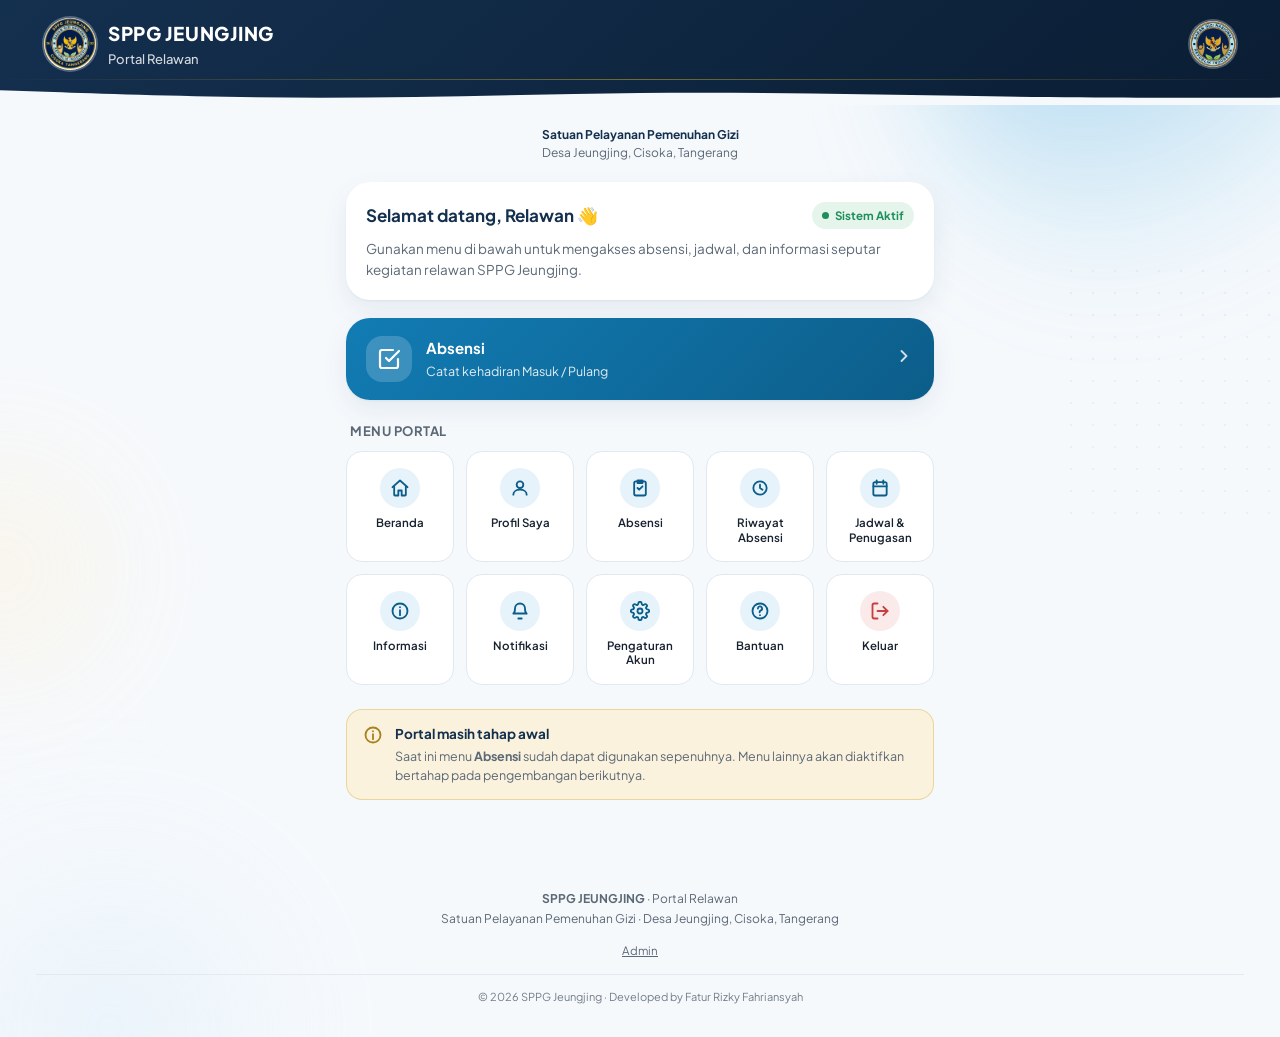
<file: index.html>
<!DOCTYPE html>
<html lang="id">
<head>
<meta charset="UTF-8">
<meta name="viewport" content="width=device-width, initial-scale=1.0, maximum-scale=1.0">
<title>SPPG Jeungjing — Portal Relawan</title>
<meta name="description" content="Portal Relawan SPPG Jeungjing — Satuan Pelayanan Pemenuhan Gizi, Desa Jeungjing, Cisoka, Tangerang">
<link rel="icon" href="assets/logo.png">
<link rel="preconnect" href="https://fonts.googleapis.com">
<link rel="preconnect" href="https://fonts.gstatic.com" crossorigin>
<link href="https://fonts.googleapis.com/css2?family=Plus+Jakarta+Sans:wght@400;500;600;700;800&display=swap" rel="stylesheet">
<link rel="stylesheet" href="style.css">
<link rel="stylesheet" href="portal.css">
</head>
<body>
<div class="page-shell">

  <!-- Latar dekoratif, sama seperti halaman lain -->
  <div class="bg-decor" aria-hidden="true">
    <div class="blob blob--sky-top"></div>
    <div class="blob blob--gold-left"></div>
    <div class="blob blob--sky-bottom"></div>
    <div class="dots"></div>
  </div>

  <header class="site-header">
    <div class="header-inner">
      <div class="header-brand">
        <img src="assets/logo.png" alt="Logo SPPG Jeungjing" class="header-logo">
        <div class="header-text">
          <h1>SPPG JEUNGJING</h1>
          <p>Portal Relawan</p>
        </div>
      </div>
      <img src="assets/logo-bgn.png" alt="Logo Badan Gizi Nasional" class="header-logo header-logo--bgn">
    </div>
  </header>

  <main class="portal-main">

    <p class="portal-identity"><strong>Satuan Pelayanan Pemenuhan Gizi</strong><br>Desa Jeungjing, Cisoka, Tangerang</p>

    <section class="portal-greeting">
      <div class="portal-greeting-top">
        <h2>Selamat datang, Relawan 👋</h2>
        <span class="portal-status-pill">Sistem Aktif</span>
      </div>
      <p>Gunakan menu di bawah untuk mengakses absensi, jadwal, dan informasi seputar kegiatan relawan SPPG Jeungjing.</p>
    </section>

    <a href="absensi.html" class="portal-quick-action">
      <span class="portal-quick-action-icon">
        <svg viewBox="0 0 24 24" fill="none" stroke="currentColor" stroke-width="2.2" stroke-linecap="round" stroke-linejoin="round"><path d="M9 11l3 3L22 4"/><path d="M21 12v7a2 2 0 0 1-2 2H5a2 2 0 0 1-2-2V5a2 2 0 0 1 2-2h11"/></svg>
      </span>
      <span class="portal-quick-action-text">
        <h3>Absensi</h3>
        <p>Catat kehadiran Masuk / Pulang</p>
      </span>
      <span class="portal-quick-action-arrow" aria-hidden="true">
        <svg width="20" height="20" viewBox="0 0 24 24" fill="none" stroke="currentColor" stroke-width="2.2" stroke-linecap="round" stroke-linejoin="round"><path d="M9 6l6 6-6 6"/></svg>
      </span>
    </a>

    <p class="portal-section-title">Menu Portal</p>
    <nav class="portal-menu-grid" aria-label="Menu Portal Relawan">

      <a href="index.html" class="portal-menu-item">
        <span class="portal-menu-item-icon"><svg viewBox="0 0 24 24" fill="none" stroke="currentColor" stroke-width="2.2" stroke-linecap="round" stroke-linejoin="round"><path d="M3 11l9-8 9 8"/><path d="M5 10v10a1 1 0 0 0 1 1h4v-6h4v6h4a1 1 0 0 0 1-1V10"/></svg></span>
        <span>Beranda</span>
      </a>

      <a href="profil.html" class="portal-menu-item">
        <span class="portal-menu-item-icon"><svg viewBox="0 0 24 24" fill="none" stroke="currentColor" stroke-width="2.2" stroke-linecap="round" stroke-linejoin="round"><circle cx="12" cy="8" r="4"/><path d="M4 20c0-4 4-6 8-6s8 2 8 6"/></svg></span>
        <span>Profil Saya</span>
      </a>

      <a href="absensi.html" class="portal-menu-item">
        <span class="portal-menu-item-icon"><svg viewBox="0 0 24 24" fill="none" stroke="currentColor" stroke-width="2.2" stroke-linecap="round" stroke-linejoin="round"><rect x="5" y="4" width="14" height="17" rx="2"/><path d="M9 3h6v3H9z"/><path d="M9 12l2 2 4-4"/></svg></span>
        <span>Absensi</span>
      </a>

      <a href="riwayat.html" class="portal-menu-item">
        <span class="portal-menu-item-icon"><svg viewBox="0 0 24 24" fill="none" stroke="currentColor" stroke-width="2.2" stroke-linecap="round" stroke-linejoin="round"><circle cx="12" cy="12" r="8"/><path d="M12 8v4l3 2"/></svg></span>
        <span>Riwayat Absensi</span>
      </a>

      <a href="jadwal.html" class="portal-menu-item">
        <span class="portal-menu-item-icon"><svg viewBox="0 0 24 24" fill="none" stroke="currentColor" stroke-width="2.2" stroke-linecap="round" stroke-linejoin="round"><rect x="4" y="5" width="16" height="16" rx="2"/><path d="M4 10h16"/><path d="M8 3v4"/><path d="M16 3v4"/></svg></span>
        <span>Jadwal &amp; Penugasan</span>
      </a>

      <a href="informasi.html" class="portal-menu-item">
        <span class="portal-menu-item-icon"><svg viewBox="0 0 24 24" fill="none" stroke="currentColor" stroke-width="2.2" stroke-linecap="round" stroke-linejoin="round"><circle cx="12" cy="12" r="9"/><path d="M12 11v6"/><path d="M12 7.5v.01"/></svg></span>
        <span>Informasi</span>
      </a>

      <a href="notifikasi.html" class="portal-menu-item">
        <span class="portal-menu-item-icon"><svg viewBox="0 0 24 24" fill="none" stroke="currentColor" stroke-width="2.2" stroke-linecap="round" stroke-linejoin="round"><path d="M6 9a6 6 0 0 1 12 0c0 5 2 6 2 6H4s2-1 2-6"/><path d="M10 21h4"/></svg></span>
        <span>Notifikasi</span>
      </a>

      <a href="pengaturan.html" class="portal-menu-item">
        <span class="portal-menu-item-icon"><svg viewBox="0 0 24 24" fill="none" stroke="currentColor" stroke-width="2.2" stroke-linecap="round" stroke-linejoin="round"><circle cx="12" cy="12" r="3"/><path d="M19.4 15a1.7 1.7 0 0 0 .34 1.87l.06.06a2 2 0 1 1-2.83 2.83l-.06-.06a1.7 1.7 0 0 0-1.87-.34 1.7 1.7 0 0 0-1 1.55V21a2 2 0 1 1-4 0v-.09a1.7 1.7 0 0 0-1-1.55 1.7 1.7 0 0 0-1.87.34l-.06.06a2 2 0 1 1-2.83-2.83l.06-.06a1.7 1.7 0 0 0 .34-1.87 1.7 1.7 0 0 0-1.55-1H3a2 2 0 1 1 0-4h.09a1.7 1.7 0 0 0 1.55-1 1.7 1.7 0 0 0-.34-1.87l-.06-.06a2 2 0 1 1 2.83-2.83l.06.06a1.7 1.7 0 0 0 1.87.34H9a1.7 1.7 0 0 0 1-1.55V3a2 2 0 1 1 4 0v.09a1.7 1.7 0 0 0 1 1.55 1.7 1.7 0 0 0 1.87-.34l.06-.06a2 2 0 1 1 2.83 2.83l-.06.06a1.7 1.7 0 0 0-.34 1.87V9a1.7 1.7 0 0 0 1.55 1H21a2 2 0 1 1 0 4h-.09a1.7 1.7 0 0 0-1.55 1z"/></svg></span>
        <span>Pengaturan Akun</span>
      </a>

      <a href="bantuan.html" class="portal-menu-item">
        <span class="portal-menu-item-icon"><svg viewBox="0 0 24 24" fill="none" stroke="currentColor" stroke-width="2.2" stroke-linecap="round" stroke-linejoin="round"><circle cx="12" cy="12" r="9"/><path d="M9.5 9a2.5 2.5 0 1 1 3.5 2.3c-.9.4-1.5 1-1.5 2.2"/><path d="M12 17v.01"/></svg></span>
        <span>Bantuan</span>
      </a>

      <button type="button" class="portal-menu-item portal-menu-item--logout" id="btnLogout">
        <span class="portal-menu-item-icon"><svg viewBox="0 0 24 24" fill="none" stroke="currentColor" stroke-width="2.2" stroke-linecap="round" stroke-linejoin="round"><path d="M9 21H5a2 2 0 0 1-2-2V5a2 2 0 0 1 2-2h4"/><path d="M16 17l5-5-5-5"/><path d="M21 12H9"/></svg></span>
        <span>Keluar</span>
      </button>

    </nav>

    <div class="portal-info-card">
      <svg viewBox="0 0 24 24" fill="none" stroke="currentColor" stroke-width="2.2" stroke-linecap="round" stroke-linejoin="round"><circle cx="12" cy="12" r="9"/><path d="M12 11v6"/><path d="M12 7.5v.01"/></svg>
      <div>
        <h4>Portal masih tahap awal</h4>
        <p>Saat ini menu <strong>Absensi</strong> sudah dapat digunakan sepenuhnya. Menu lainnya akan diaktifkan bertahap pada pengembangan berikutnya.</p>
      </div>
    </div>

  </main>

  <footer class="site-footer">
    <p><strong>SPPG JEUNGJING</strong> · Portal Relawan</p>
    <p>Satuan Pelayanan Pemenuhan Gizi · Desa Jeungjing, Cisoka, Tangerang</p>
    <a href="admin.html" class="admin-link">Admin</a>
    <p class="credit">© 2026 SPPG Jeungjing · Developed by Fatur Rizky Fahriansyah</p>
  </footer>

</div>

<script>
  // Belum ada sistem akun/login, jadi "Keluar" belum memiliki sesi untuk
  // diakhiri. Placeholder ini akan diganti dengan logout sungguhan begitu
  // sistem akun relawan dikembangkan pada fase berikutnya.
  document.getElementById('btnLogout').addEventListener('click', function () {
    alert('Sistem akun relawan belum tersedia, sehingga belum ada sesi untuk diakhiri. Fitur ini akan aktif setelah sistem akun dikembangkan.');
  });
</script>
</body>
</html>
</file>
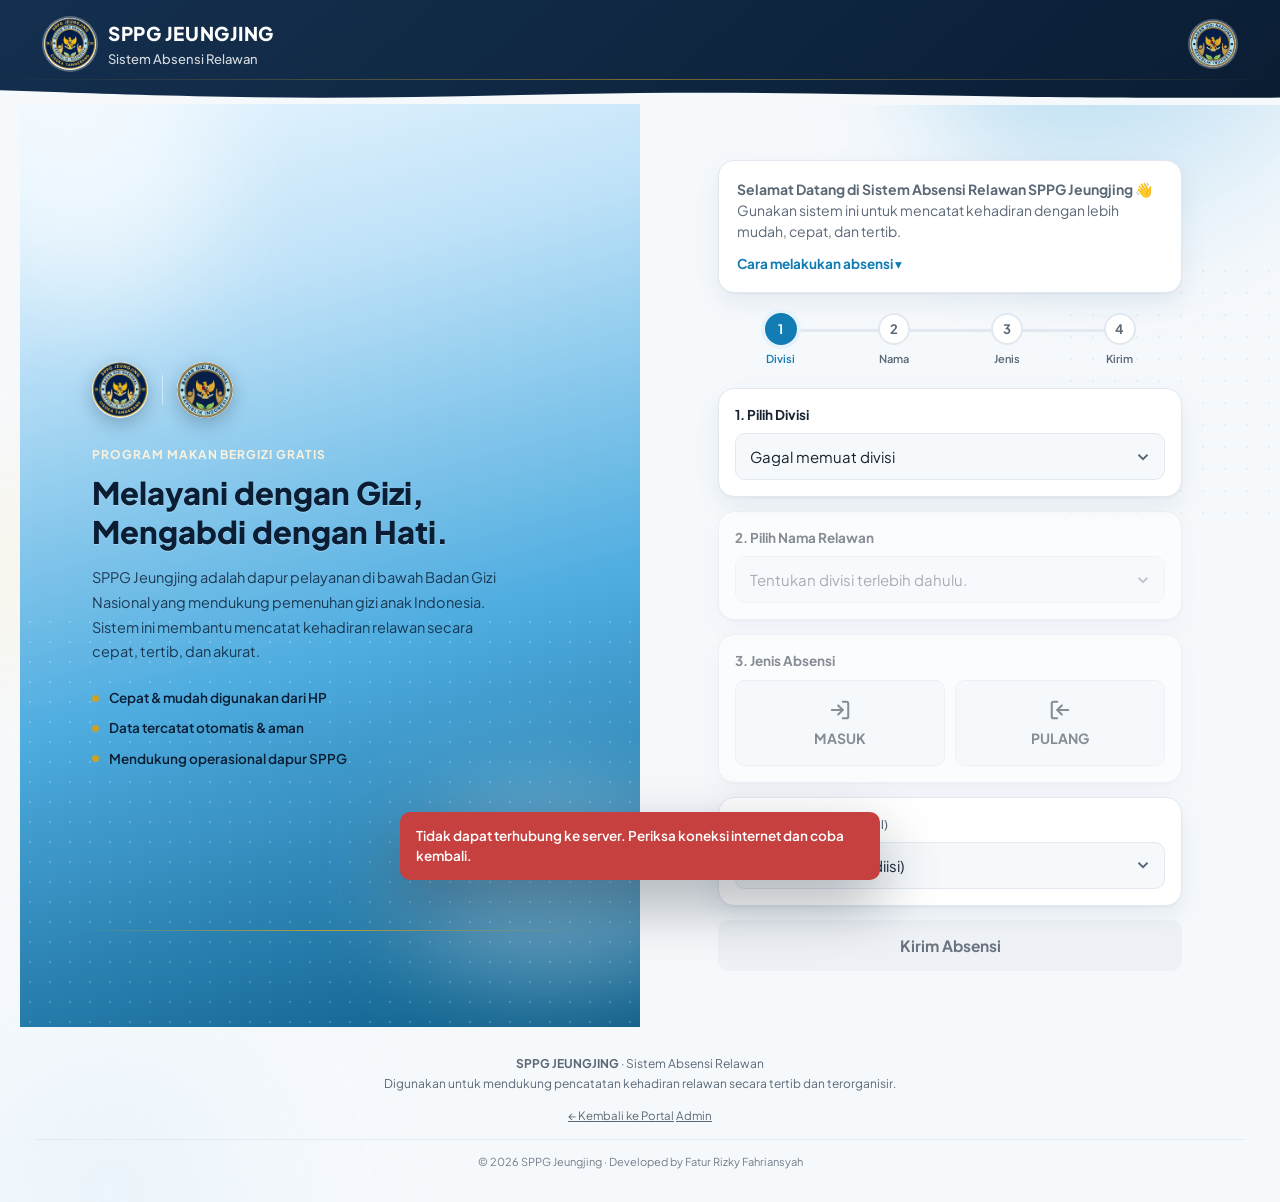
<file: absensi.html>
<!DOCTYPE html>
<html lang="id">
<head>
<meta charset="UTF-8">
<meta name="viewport" content="width=device-width, initial-scale=1.0, maximum-scale=1.0">
<title>SPPG Jeungjing — Absensi Relawan</title>
<meta name="description" content="Sistem Absensi Relawan SPPG Jeungjing">
<link rel="icon" href="assets/logo.png">
<link rel="preconnect" href="https://fonts.googleapis.com">
<link rel="preconnect" href="https://fonts.gstatic.com" crossorigin>
<link href="https://fonts.googleapis.com/css2?family=Plus+Jakarta+Sans:wght@400;500;600;700;800&display=swap" rel="stylesheet">
<link rel="stylesheet" href="style.css">
</head>
<body>
<div class="page-shell">

  <!-- Latar dekoratif: sky-blue glow, blob lembut, dot pattern tipis. Presentasional saja. -->
  <div class="bg-decor" aria-hidden="true">
    <div class="blob blob--sky-top"></div>
    <div class="blob blob--gold-left"></div>
    <div class="blob blob--sky-bottom"></div>
    <div class="dots"></div>
  </div>

  <header class="site-header">
    <div class="header-inner">
      <div class="header-brand">
        <img src="assets/logo.png" alt="Logo SPPG Jeungjing" class="header-logo">
        <div class="header-text">
          <h1>SPPG JEUNGJING</h1>
          <p>Sistem Absensi Relawan</p>
        </div>
      </div>
      <img src="assets/logo-bgn.png" alt="Logo Badan Gizi Nasional" class="header-logo header-logo--bgn">
    </div>
  </header>

  <div class="layout-split">

    <!-- Kolom kiri: branding, hanya tampil di desktop (lihat style.css) -->
    <aside class="brand-panel" aria-hidden="true">
      <div class="brand-blob brand-blob--1"></div>
      <div class="brand-blob brand-blob--2"></div>
      <div class="brand-dots"></div>
      <div class="brand-panel-content">
        <div class="brand-badges">
          <img src="assets/logo.png" alt="" class="brand-badge-logo">
          <span class="brand-badge-divider"></span>
          <img src="assets/logo-bgn.png" alt="" class="brand-badge-logo">
        </div>
        <p class="brand-eyebrow">Program Makan Bergizi Gratis</p>
        <h2 class="brand-heading">Melayani dengan Gizi,<br>Mengabdi dengan Hati.</h2>
        <p class="brand-desc">SPPG Jeungjing adalah dapur pelayanan di bawah Badan Gizi Nasional yang mendukung pemenuhan gizi anak Indonesia. Sistem ini membantu mencatat kehadiran relawan secara cepat, tertib, dan akurat.</p>
        <ul class="brand-points">
          <li>Cepat &amp; mudah digunakan dari HP</li>
          <li>Data tercatat otomatis &amp; aman</li>
          <li>Mendukung operasional dapur SPPG</li>
        </ul>
      </div>
    </aside>

    <!-- Kolom kanan (mobile: satu-satunya kolom) — KONTEN FORM TIDAK DIUBAH -->
    <main class="container">

      <section class="welcome-card">
        <p class="welcome-greeting">Selamat Datang di Sistem Absensi Relawan SPPG Jeungjing 👋</p>
        <p>Gunakan sistem ini untuk mencatat kehadiran dengan lebih mudah, cepat, dan tertib.</p>
        <details class="welcome-steps">
          <summary>Cara melakukan absensi</summary>
          <ol>
            <li>Pilih Divisi Anda.</li>
            <li>Pilih Nama Anda.</li>
            <li>Pilih Jenis Absensi.</li>
            <li>Isi Keterangan jika diperlukan.</li>
            <li>Tekan Kirim Absensi.</li>
          </ol>
          <p class="welcome-note">Mohon selalu melakukan absensi setiap datang dan pulang agar data kehadiran tetap tertib dan terdata dengan baik. Terima kasih atas kedisiplinan dan kerja sama seluruh relawan SPPG Jeungjing.</p>
        </details>
      </section>

      <div class="progress-steps" id="progressSteps">
        <div class="step active" data-step="1"><span>1</span>Divisi</div>
        <div class="step" data-step="2"><span>2</span>Nama</div>
        <div class="step" data-step="3"><span>3</span>Jenis</div>
        <div class="step" data-step="4"><span>4</span>Kirim</div>
      </div>

      <form id="absensiForm" class="absensi-form" novalidate>

        <div class="form-card" id="cardDivisi">
          <label for="selectDivisi" class="form-label">1. Pilih Divisi</label>
          <select id="selectDivisi" class="form-select" required>
            <option value="" disabled selected>Memuat data divisi...</option>
          </select>
        </div>

        <div class="form-card is-disabled" id="cardNama">
          <label for="selectNama" class="form-label">2. Pilih Nama Relawan</label>
          <select id="selectNama" class="form-select" required disabled>
            <option value="" disabled selected>Tentukan divisi terlebih dahulu.</option>
          </select>
        </div>

        <div class="form-card is-disabled" id="cardJenis">
          <span class="form-label">3. Jenis Absensi</span>
          <div class="jenis-options">
            <button type="button" class="jenis-btn" data-jenis="MASUK" disabled>
              <svg viewBox="0 0 24 24" fill="none" stroke="currentColor" stroke-width="2.2" stroke-linecap="round" stroke-linejoin="round"><path d="M15 3h4a2 2 0 0 1 2 2v14a2 2 0 0 1-2 2h-4"/><path d="M10 17l5-5-5-5"/><path d="M15 12H3"/></svg>
              MASUK
            </button>
            <button type="button" class="jenis-btn" data-jenis="PULANG" disabled>
              <svg viewBox="0 0 24 24" fill="none" stroke="currentColor" stroke-width="2.2" stroke-linecap="round" stroke-linejoin="round"><path d="M9 21H5a2 2 0 0 1-2-2V5a2 2 0 0 1 2-2h4"/><path d="M14 7l-5 5 5 5"/><path d="M9 12h12"/></svg>
              PULANG
            </button>
          </div>
        </div>

        <div class="form-card" id="cardKeterangan">
          <label for="selectKeterangan" class="form-label">4. Keterangan <span class="optional-tag">(opsional)</span></label>
          <select id="selectKeterangan" class="form-select">
            <option value="">Hadir (tidak perlu diisi)</option>
            <option value="Izin">Izin</option>
            <option value="Sakit">Sakit</option>
            <option value="Dinas">Dinas</option>
            <option value="Lainnya">Lainnya</option>
          </select>
          <textarea id="textKeteranganLain" class="form-textarea is-hidden" placeholder="Tuliskan keterangan Anda..." maxlength="200"></textarea>
        </div>

        <button type="submit" id="btnSubmit" class="btn-submit" disabled>Kirim Absensi</button>
      </form>
    </main>
  </div>

  <!-- Modal Sukses -->
  <div class="modal-overlay is-hidden" id="successModal" role="dialog" aria-modal="true" aria-labelledby="successTitle">
    <div class="modal-card">
      <div class="stamp-badge">
        <svg viewBox="0 0 24 24" fill="none" stroke="currentColor" stroke-width="3" stroke-linecap="round" stroke-linejoin="round"><path d="M20 6L9 17l-5-5"/></svg>
      </div>
      <h2 id="successTitle">Absensi Berhasil</h2>
      <p id="successMessage">Terima kasih, <strong></strong>. Kehadiran Anda telah tercatat.</p>
      <dl class="modal-details" id="successDetails"></dl>
      <button type="button" class="btn-secondary" id="btnKembali">Kembali ke Absensi</button>
    </div>
  </div>

  <!-- Toast Error -->
  <div class="toast is-hidden" id="errorToast" role="alert"></div>

  <!-- Loading -->
  <div class="loading-overlay is-hidden" id="loadingOverlay">
    <div class="spinner"></div>
    <p id="loadingText">Memuat data...</p>
  </div>

  <footer class="site-footer">
    <p><strong>SPPG JEUNGJING</strong> · Sistem Absensi Relawan</p>
    <p>Digunakan untuk mendukung pencatatan kehadiran relawan secara tertib dan terorganisir.</p>
    <a href="index.html" class="admin-link">← Kembali ke Portal</a>
    <a href="admin.html" class="admin-link">Admin</a>
    <p class="credit">© 2026 SPPG Jeungjing · Developed by Fatur Rizky Fahriansyah</p>
  </footer>

</div>

<script src="config.js"></script>
<script src="common.js"></script>
<script src="script.js"></script>
</body>
</html>
</file>
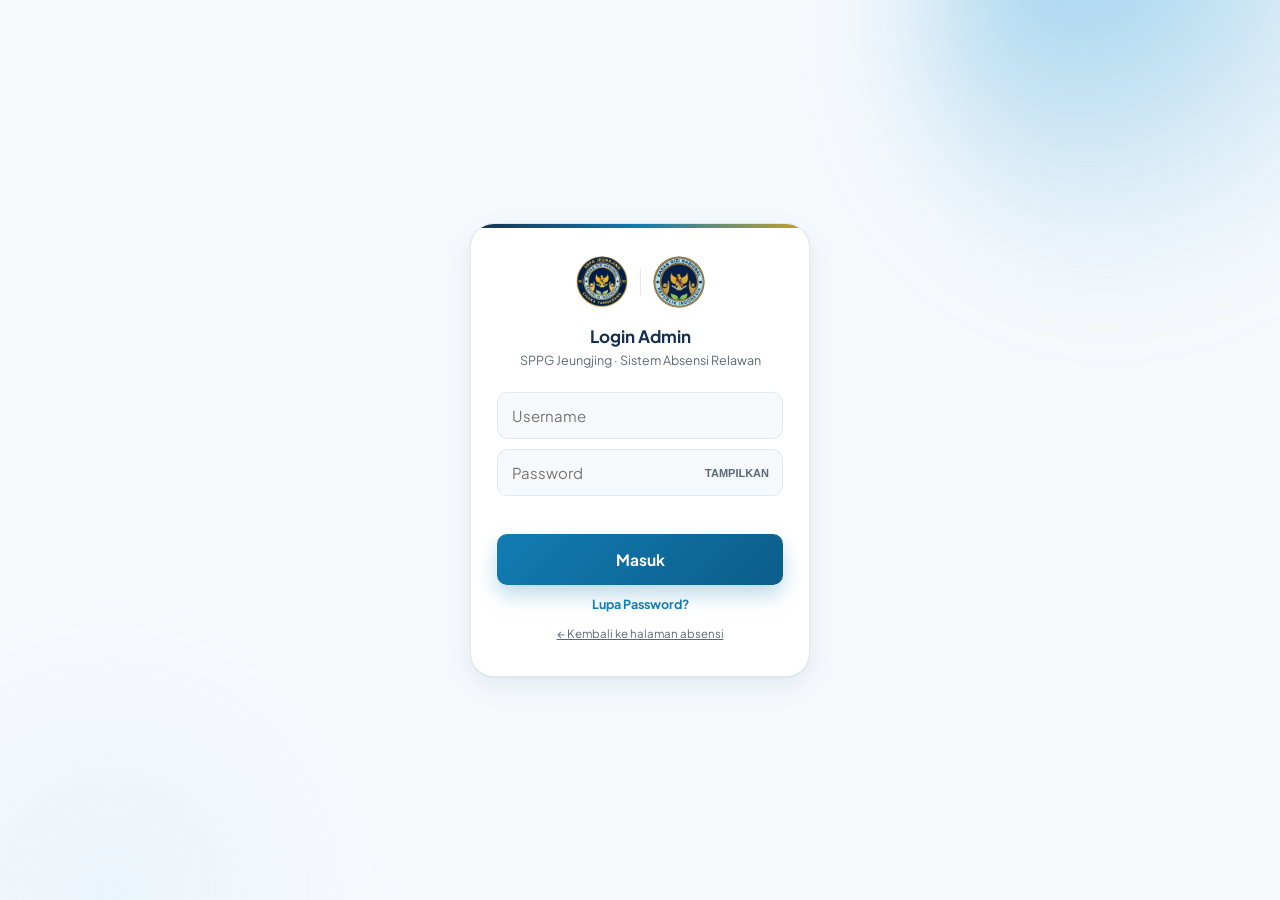
<file: admin.html>
<!DOCTYPE html>
<html lang="id">
<head>
<meta charset="UTF-8">
<meta name="viewport" content="width=device-width, initial-scale=1.0">
<title>Dashboard Admin — SPPG Jeungjing</title>
<link rel="icon" href="assets/logo.png">
<link rel="preconnect" href="https://fonts.googleapis.com">
<link rel="preconnect" href="https://fonts.gstatic.com" crossorigin>
<link href="https://fonts.googleapis.com/css2?family=Plus+Jakarta+Sans:wght@400;500;600;700;800&display=swap" rel="stylesheet">
<link rel="stylesheet" href="style.css">
<link rel="stylesheet" href="admin.css">
</head>
<body class="admin-body">
<div class="page-shell">

<div class="bg-decor" aria-hidden="true">
  <div class="blob blob--sky-top"></div>
  <div class="blob blob--sky-bottom"></div>
</div>

<!-- LOGIN -->
<div class="login-wrap" id="loginWrap">
  <div class="login-card" id="cardLogin">
    <div class="login-logos">
      <img src="assets/logo.png" alt="Logo SPPG Jeungjing">
      <span class="login-logo-divider"></span>
      <img src="assets/logo-bgn.png" alt="Logo Badan Gizi Nasional">
    </div>
    <h1>Login Admin</h1>
    <p class="subtitle">SPPG Jeungjing · Sistem Absensi Relawan</p>
    <form id="loginForm">
      <input type="text" id="inputUsername" placeholder="Username" autocomplete="username" required>
      <div class="password-field-wrap">
        <input type="password" id="inputPassword" placeholder="Password" autocomplete="current-password" required>
        <button type="button" class="password-toggle-admin" id="toggleAdminPw">TAMPILKAN</button>
      </div>
      <p class="login-error" id="loginError"></p>
      <button type="submit" class="btn-submit" id="btnLogin">Masuk</button>
    </form>
    <button type="button" class="link-button" id="btnLupaPassword">Lupa Password?</button>
    <a href="absensi.html" class="admin-link">← Kembali ke halaman absensi</a>
  </div>

  <div class="login-card is-hidden" id="cardResetPassword" style="margin-top:14px;">
    <h1>Reset Password</h1>
    <p class="subtitle">Kode reset didapat dari developer/pengelola sistem — dibuat manual, bukan otomatis. Berlaku 15 menit.</p>
    <form id="resetPasswordForm">
      <input type="text" id="resetUsername" placeholder="Username" autocomplete="username" required>
      <input type="text" id="resetKode" placeholder="Kode reset 6 digit" inputmode="numeric" maxlength="6" required>
      <div class="password-field-wrap">
        <input type="password" id="resetPasswordBaru" placeholder="Password baru (min. 8 karakter)" autocomplete="new-password" minlength="8" required>
        <button type="button" class="password-toggle-admin" id="toggleResetPw">TAMPILKAN</button>
      </div>
      <p class="login-error" id="resetError"></p>
      <button type="submit" class="btn-submit" id="btnResetPassword">Simpan Password Baru</button>
    </form>
    <button type="button" class="link-button" id="btnBatalReset">← Kembali ke Login</button>
  </div>
</div>

<!-- DASHBOARD -->
<div class="admin-container is-hidden" id="dashboardWrap">
  <div class="admin-topbar">
    <div class="admin-title">
      <img src="assets/logo.png" alt="Logo SPPG Jeungjing">
      <div>
        <h1>SPPG JEUNGJING</h1>
        <p>Dashboard Admin · Absensi Relawan</p>
      </div>
    </div>
    <div class="admin-topbar-right">
      <img src="assets/logo-bgn.png" alt="Logo Badan Gizi Nasional" class="admin-topbar-bgn">
      <button class="btn-logout" id="btnLogout">Keluar</button>
    </div>
  </div>

  <div class="stat-grid">
    <div class="stat-card total"><div class="stat-value" id="statTotal">–</div><div class="stat-label">Total Relawan</div></div>
    <div class="stat-card hadir"><div class="stat-value" id="statHadir">–</div><div class="stat-label">Hadir</div></div>
    <div class="stat-card belum"><div class="stat-value" id="statBelum">–</div><div class="stat-label">Belum Absen</div></div>
    <div class="stat-card izin"><div class="stat-value" id="statIzin">–</div><div class="stat-label">Izin</div></div>
    <div class="stat-card sakit"><div class="stat-value" id="statSakit">–</div><div class="stat-label">Sakit</div></div>
    <div class="stat-card terlambat"><div class="stat-value" id="statTerlambat">–</div><div class="stat-label">Terlambat</div></div>
  </div>

  <div class="admin-tabs">
    <button class="admin-tab-btn active" data-panel="panelHarian">Rekap Harian</button>
    <button class="admin-tab-btn" data-panel="panelDuaMinggu">Rekap 2 Minggu</button>
    <button class="admin-tab-btn" data-panel="panelRelawan">Kelola Relawan</button>
    <button class="admin-tab-btn" data-panel="panelAkun">Akun Relawan</button>
    <button class="admin-tab-btn" data-panel="panelDivisi">Kelola Divisi</button>
    <button class="admin-tab-btn" data-panel="panelInformasi">Informasi</button>
    <button class="admin-tab-btn" data-panel="panelJadwal">Jadwal & Penugasan</button>
  </div>

  <!-- REKAP HARIAN -->
  <div class="admin-panel active" id="panelHarian">
    <div class="filter-bar">
      <input type="date" id="filterTanggal">
      <select id="filterDivisiHarian"><option value="">Semua Divisi</option></select>
      <select id="filterStatusHarian">
        <option value="">Semua Status</option>
        <option value="HADIR">Hadir</option>
        <option value="TERLAMBAT">Terlambat</option>
        <option value="IZIN">Izin</option>
        <option value="SAKIT">Sakit</option>
        <option value="BELUM ABSEN">Belum Absen</option>
      </select>
      <button class="btn-mini primary" id="btnMuatHarian">Tampilkan</button>
      <button class="btn-mini export" id="btnExportHarian">Export CSV</button>
    </div>

    <p class="section-title">Rekap per Divisi</p>
    <div class="divisi-grid" id="divisiGrid"></div>

    <p class="section-title">Rekap Harian</p>
    <div class="table-wrap">
      <table>
        <thead><tr><th>No</th><th>Nama</th><th>Divisi</th><th>Jam Masuk</th><th>Jam Pulang</th><th>Status</th><th>Keterangan</th></tr></thead>
        <tbody id="tbodyHarian"><tr><td colspan="7"><div class="empty-state">Memuat data...</div></td></tr></tbody>
      </table>
    </div>
  </div>

  <!-- REKAP 2 MINGGU -->
  <div class="admin-panel" id="panelDuaMinggu">
    <div class="filter-bar">
      <input type="date" id="filterPeriodeAwal">
      <span style="align-self:center;font-size:13px;color:var(--color-text-muted);">s/d</span>
      <input type="date" id="filterPeriodeAkhir">
      <select id="filterDivisiDuaMinggu"><option value="">Semua Divisi</option></select>
      <button class="btn-mini primary" id="btnMuatDuaMinggu">Tampilkan</button>
      <button class="btn-mini export" id="btnExportDuaMinggu">Export CSV</button>
    </div>
    <div class="table-wrap">
      <table>
        <thead><tr><th>Nama</th><th>Divisi</th><th>Hadir</th><th>Terlambat</th><th>Izin</th><th>Sakit</th><th>Tidak Hadir</th><th>Total Hari Kerja</th></tr></thead>
        <tbody id="tbodyDuaMinggu"><tr><td colspan="8"><div class="empty-state">Pilih periode lalu klik Tampilkan.</div></td></tr></tbody>
      </table>
    </div>
  </div>

  <!-- KELOLA RELAWAN -->
  <div class="admin-panel" id="panelRelawan">
    <p class="section-title">Tambah Relawan Baru</p>
    <form class="inline-form" id="formTambahRelawan">
      <input type="text" id="inputNamaRelawanBaru" placeholder="Nama relawan" required>
      <select id="selectDivisiRelawanBaru" required><option value="" disabled selected>Pilih Divisi</option></select>
      <button type="submit" class="btn-mini primary">+ Tambah</button>
    </form>

    <div class="filter-bar">
      <input type="text" id="cariRelawan" placeholder="Cari nama...">
      <select id="filterDivisiRelawan"><option value="">Semua Divisi</option></select>
      <select id="filterStatusRelawan">
        <option value="">Semua Status</option>
        <option value="AKTIF">Aktif</option>
        <option value="NONAKTIF">Nonaktif</option>
      </select>
    </div>

    <div class="table-wrap">
      <table>
        <thead><tr><th>ID</th><th>Nama</th><th>Divisi</th><th>Status</th><th>Aksi</th></tr></thead>
        <tbody id="tbodyRelawan"><tr><td colspan="5"><div class="empty-state">Memuat data...</div></td></tr></tbody>
      </table>
    </div>
  </div>

  <!-- AKUN RELAWAN (Tahap 2) -->
  <div class="admin-panel" id="panelAkun">
    <div class="akun-password-alert is-hidden" id="akunPasswordAlert">
      <p id="akunPasswordAlertText"></p>
      <div class="akun-password-alert-actions">
        <button type="button" class="btn-mini" id="btnSalinPassword">Salin</button>
        <button type="button" class="btn-mini" id="btnTutupPasswordAlert">Tutup</button>
      </div>
    </div>

    <p class="section-title">Akun Relawan</p>
    <div class="filter-bar">
      <input type="text" id="cariAkun" placeholder="Cari nama...">
      <select id="filterStatusAkun">
        <option value="">Semua</option>
        <option value="BELUM">Belum Ada Akun</option>
        <option value="AKTIF">Akun Aktif</option>
        <option value="NONAKTIF">Akun Nonaktif</option>
      </select>
    </div>

    <div class="table-wrap">
      <table>
        <thead><tr><th>ID</th><th>Nama</th><th>Divisi</th><th>Akun</th><th>Aksi</th></tr></thead>
        <tbody id="tbodyAkun"><tr><td colspan="5"><div class="empty-state">Memuat data...</div></td></tr></tbody>
      </table>
    </div>
  </div>

  <!-- KELOLA DIVISI -->
  <div class="admin-panel" id="panelDivisi">
    <p class="section-title">Tambah Divisi Baru</p>
    <form class="inline-form" id="formTambahDivisi">
      <input type="text" id="inputDivisiBaru" placeholder="Nama divisi baru" required>
      <button type="submit" class="btn-mini primary">+ Tambah Divisi</button>
    </form>
    <div class="table-wrap">
      <table>
        <thead><tr><th>Nama Divisi</th><th>Jumlah Relawan Aktif</th></tr></thead>
        <tbody id="tbodyDivisi"><tr><td colspan="2"><div class="empty-state">Memuat data...</div></td></tr></tbody>
      </table>
    </div>
  </div>

  <!-- INFORMASI (Modul #4) -->
  <div class="admin-panel" id="panelInformasi">
    <p class="section-title">Tambah Informasi</p>
    <form class="inline-form" id="formTambahInformasi" style="flex-direction:column;align-items:stretch;">
      <input type="text" id="inputJudulInformasi" placeholder="Judul informasi" required>
      <textarea id="inputIsiInformasi" placeholder="Isi informasi" rows="3" required
        style="font-family:inherit;padding:10px 12px;border-radius:8px;border:1.5px solid var(--color-border);font-size:13.5px;resize:vertical;"></textarea>
      <button type="submit" class="btn-mini primary">+ Tambah Informasi</button>
    </form>
    <div id="listInformasiAdmin"><div class="empty-state">Memuat data...</div></div>
  </div>

  <!-- JADWAL & PENUGASAN (Modul #5) -->
  <div class="admin-panel" id="panelJadwal">
    <p class="section-title">Tambah Jadwal / Penugasan</p>
    <form class="inline-form" id="formTambahJadwal" style="flex-direction:column;align-items:stretch;">
      <input type="date" id="inputTanggalJadwal" required>
      <input type="time" id="inputWaktuJadwal" placeholder="Waktu (opsional)">
      <select id="selectRelawanJadwal"><option value="SEMUA">Semua Relawan</option></select>
      <input type="text" id="inputPenugasanJadwal" placeholder="Penugasan" required>
      <input type="text" id="inputKeteranganJadwal" placeholder="Keterangan (opsional)">
      <select id="selectStatusJadwal">
        <option value="Terjadwal">Terjadwal</option>
        <option value="Selesai">Selesai</option>
        <option value="Dibatalkan">Dibatalkan</option>
      </select>
      <button type="submit" class="btn-mini primary">+ Tambah Jadwal</button>
    </form>
    <div class="table-wrap">
      <table>
        <thead><tr><th>Tanggal</th><th>Waktu</th><th>Relawan</th><th>Penugasan</th><th>Status</th><th>Aksi</th></tr></thead>
        <tbody id="tbodyJadwal"><tr><td colspan="6"><div class="empty-state">Memuat data...</div></td></tr></tbody>
      </table>
    </div>
  </div>

  <footer class="site-footer admin-footer">
    <p class="credit">© 2026 SPPG Jeungjing · Developed by Fatur Rizky Fahriansyah</p>
  </footer>
</div>

<div class="toast is-hidden" id="errorToast" role="alert"></div>
<div class="loading-overlay is-hidden" id="loadingOverlay">
  <div class="spinner"></div>
  <p id="loadingText">Memuat data...</p>
</div>

</div>

<script src="config.js"></script>
<script src="common.js"></script>
<script src="admin.js"></script>
</body>
</html>
</file>
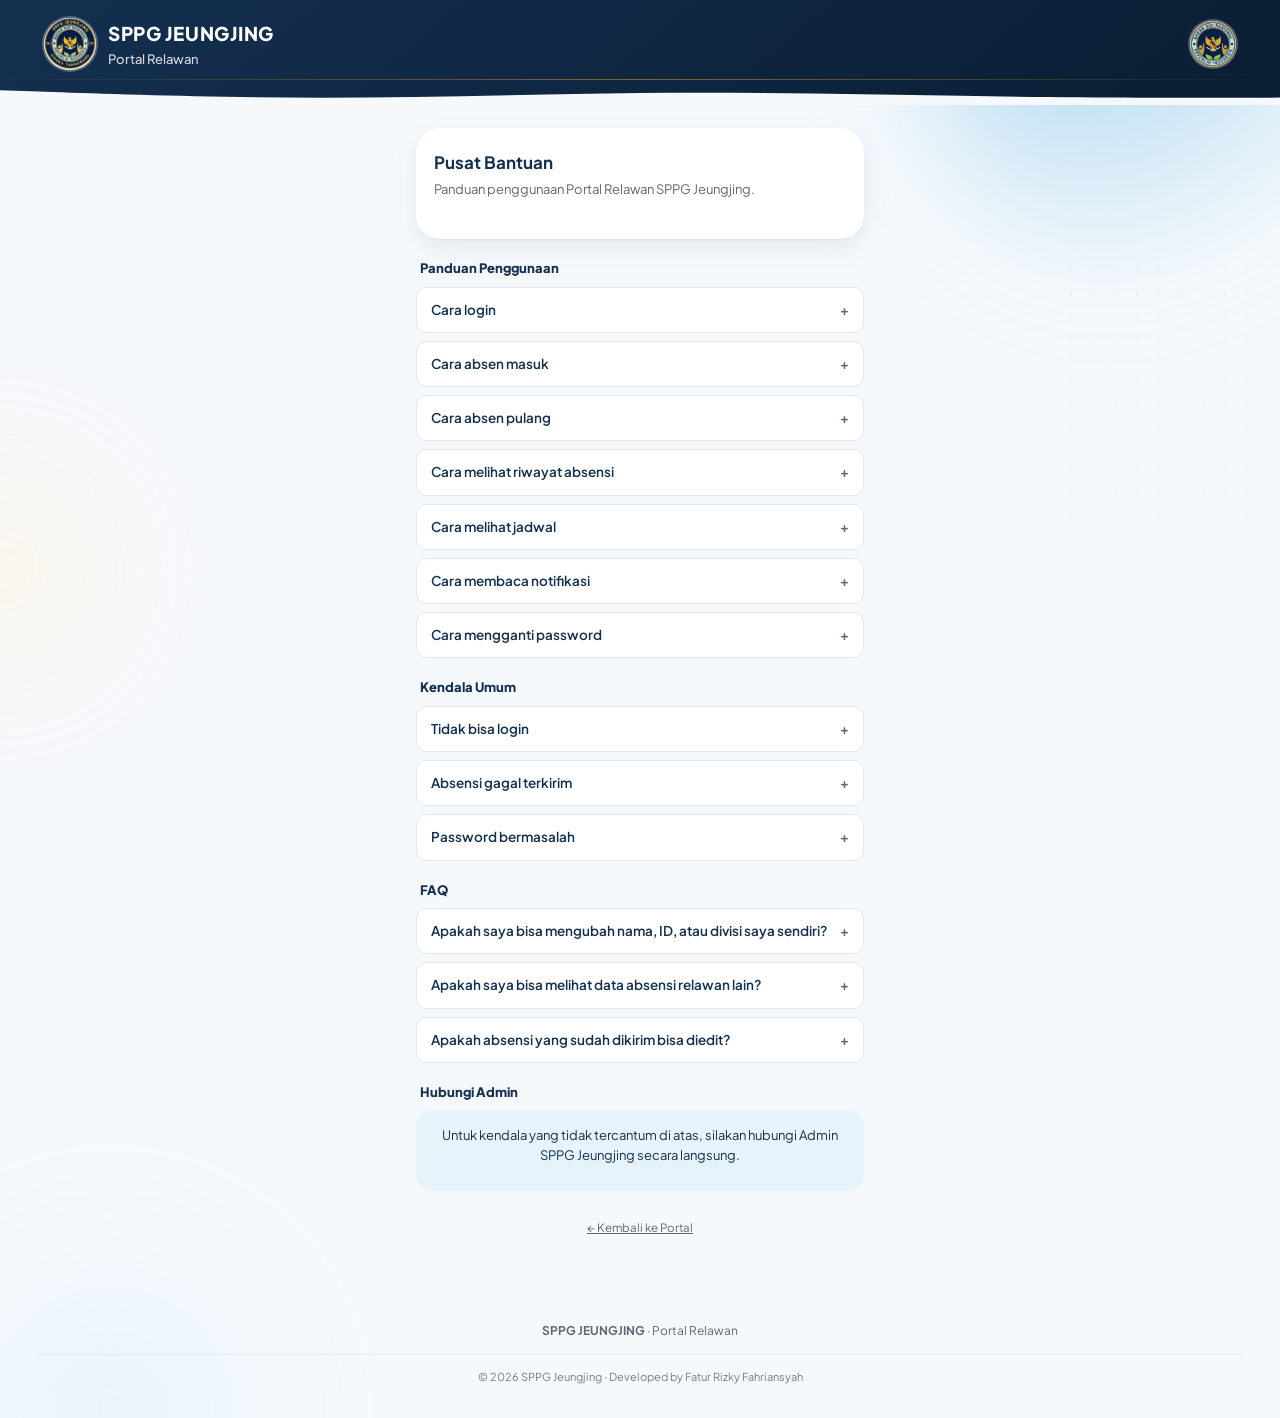
<file: bantuan.html>
<!DOCTYPE html>
<html lang="id">
<head>
<meta charset="UTF-8">
<meta name="viewport" content="width=device-width, initial-scale=1.0, maximum-scale=1.0">
<title>Bantuan — SPPG Jeungjing</title>
<link rel="icon" href="assets/logo.png">
<link rel="preconnect" href="https://fonts.googleapis.com">
<link rel="preconnect" href="https://fonts.gstatic.com" crossorigin>
<link href="https://fonts.googleapis.com/css2?family=Plus+Jakarta+Sans:wght@400;500;600;700;800&display=swap" rel="stylesheet">
<link rel="stylesheet" href="style.css">
<link rel="stylesheet" href="portal.css">
</head>
<body>
<div class="page-shell">
  <div class="bg-decor" aria-hidden="true">
    <div class="blob blob--sky-top"></div>
    <div class="blob blob--gold-left"></div>
    <div class="blob blob--sky-bottom"></div>
    <div class="dots"></div>
  </div>

  <header class="site-header">
    <div class="header-inner">
      <div class="header-brand">
        <img src="assets/logo.png" alt="Logo SPPG Jeungjing" class="header-logo">
        <div class="header-text">
          <h1>SPPG JEUNGJING</h1>
          <p>Portal Relawan</p>
        </div>
      </div>
      <img src="assets/logo-bgn.png" alt="Logo Badan Gizi Nasional" class="header-logo header-logo--bgn">
    </div>
  </header>

  <main class="auth-main">
    <section class="auth-card" style="margin-bottom:14px;">
      <h2>Pusat Bantuan</h2>
      <p class="auth-sub">Panduan penggunaan Portal Relawan SPPG Jeungjing.</p>
    </section>

    <p class="bantuan-group-title">Panduan Penggunaan</p>

    <details class="bantuan-item">
      <summary>Cara login</summary>
      <div class="bantuan-item-body">Buka Portal → pilih menu <strong>Masuk</strong> → isi Username dan Password yang diberikan Admin. Kalau ini login pertama Anda, sistem akan meminta Anda membuat password baru terlebih dahulu.</div>
    </details>

    <details class="bantuan-item">
      <summary>Cara absen masuk</summary>
      <div class="bantuan-item-body">Dari Portal, pilih menu <strong>Absensi</strong> → pilih Divisi → pilih Nama Anda → pilih <strong>MASUK</strong> → isi keterangan bila diperlukan → Kirim. Absen masuk hanya bisa dilakukan 1 kali per hari.</div>
    </details>

    <details class="bantuan-item">
      <summary>Cara absen pulang</summary>
      <div class="bantuan-item-body">Sama seperti absen masuk, tapi pilih <strong>PULANG</strong>. Absen pulang hanya bisa dilakukan setelah Anda absen masuk di hari yang sama, dan hanya 1 kali per hari.</div>
    </details>

    <details class="bantuan-item">
      <summary>Cara melihat riwayat absensi</summary>
      <div class="bantuan-item-body">Buka menu <strong>Riwayat Absensi</strong> di Portal. Halaman ini menampilkan 14 hari terakhir kehadiran Anda, otomatis bergeser setiap hari — tidak perlu memilih bulan atau tahun.</div>
    </details>

    <details class="bantuan-item">
      <summary>Cara melihat jadwal</summary>
      <div class="bantuan-item-body">Buka menu <strong>Jadwal & Penugasan</strong> di Portal untuk melihat jadwal dan tugas yang diberikan Admin kepada Anda.</div>
    </details>

    <details class="bantuan-item">
      <summary>Cara membaca notifikasi</summary>
      <div class="bantuan-item-body">Buka menu <strong>Notifikasi</strong> di Portal. Notifikasi yang belum dibaca ditandai dengan angka di ikon lonceng. Ketuk satu notifikasi untuk menandainya sudah dibaca.</div>
    </details>

    <details class="bantuan-item">
      <summary>Cara mengganti password</summary>
      <div class="bantuan-item-body">Buka <strong>Profil Saya → Ganti password & pengaturan akun</strong>, lalu isi password lama dan password baru pada form Ganti Password.</div>
    </details>

    <p class="bantuan-group-title">Kendala Umum</p>

    <details class="bantuan-item">
      <summary>Tidak bisa login</summary>
      <div class="bantuan-item-body">Periksa kembali Username dan Password. Kalau lupa password, hubungi Admin untuk direset. Kalau muncul pesan "akun dinonaktifkan", hubungi Admin untuk mengaktifkan kembali.</div>
    </details>

    <details class="bantuan-item">
      <summary>Absensi gagal terkirim</summary>
      <div class="bantuan-item-body">Periksa koneksi internet Anda, lalu coba kirim ulang. Kalau muncul pesan "sistem sedang sibuk", itu berarti banyak relawan sedang absen bersamaan — tunggu beberapa detik lalu coba lagi.</div>
    </details>

    <details class="bantuan-item">
      <summary>Password bermasalah</summary>
      <div class="bantuan-item-body">Kalau lupa password saat ini (sebelum login), hubungi Admin untuk direset. Kalau sudah login tapi lupa password lama saat ingin menggantinya, itu juga perlu direset oleh Admin.</div>
    </details>

    <p class="bantuan-group-title">FAQ</p>

    <details class="bantuan-item">
      <summary>Apakah saya bisa mengubah nama, ID, atau divisi saya sendiri?</summary>
      <div class="bantuan-item-body">Tidak. Data identitas resmi (Nama, ID Relawan, Divisi, Status) hanya bisa diubah oleh Admin. Anda hanya bisa mengubah Nomor HP dan Email lewat halaman Profil Saya.</div>
    </details>

    <details class="bantuan-item">
      <summary>Apakah saya bisa melihat data absensi relawan lain?</summary>
      <div class="bantuan-item-body">Tidak. Riwayat Absensi hanya menampilkan data milik Anda sendiri.</div>
    </details>

    <details class="bantuan-item">
      <summary>Apakah absensi yang sudah dikirim bisa diedit?</summary>
      <div class="bantuan-item-body">Tidak. Data absensi bersifat permanen begitu terkirim. Kalau ada kesalahan, hubungi Admin.</div>
    </details>

    <p class="bantuan-group-title">Hubungi Admin</p>
    <div class="bantuan-contact">
      <p>Untuk kendala yang tidak tercantum di atas, silakan hubungi Admin SPPG Jeungjing secara langsung.</p>
    </div>

    <p style="text-align:center;margin-top:16px;">
      <a href="index.html" class="admin-link">← Kembali ke Portal</a>
    </p>
  </main>

  <footer class="site-footer">
    <p><strong>SPPG JEUNGJING</strong> · Portal Relawan</p>
    <p class="credit">© 2026 SPPG Jeungjing · Developed by Fatur Rizky Fahriansyah</p>
  </footer>
</div>
</body>
</html>
</file>
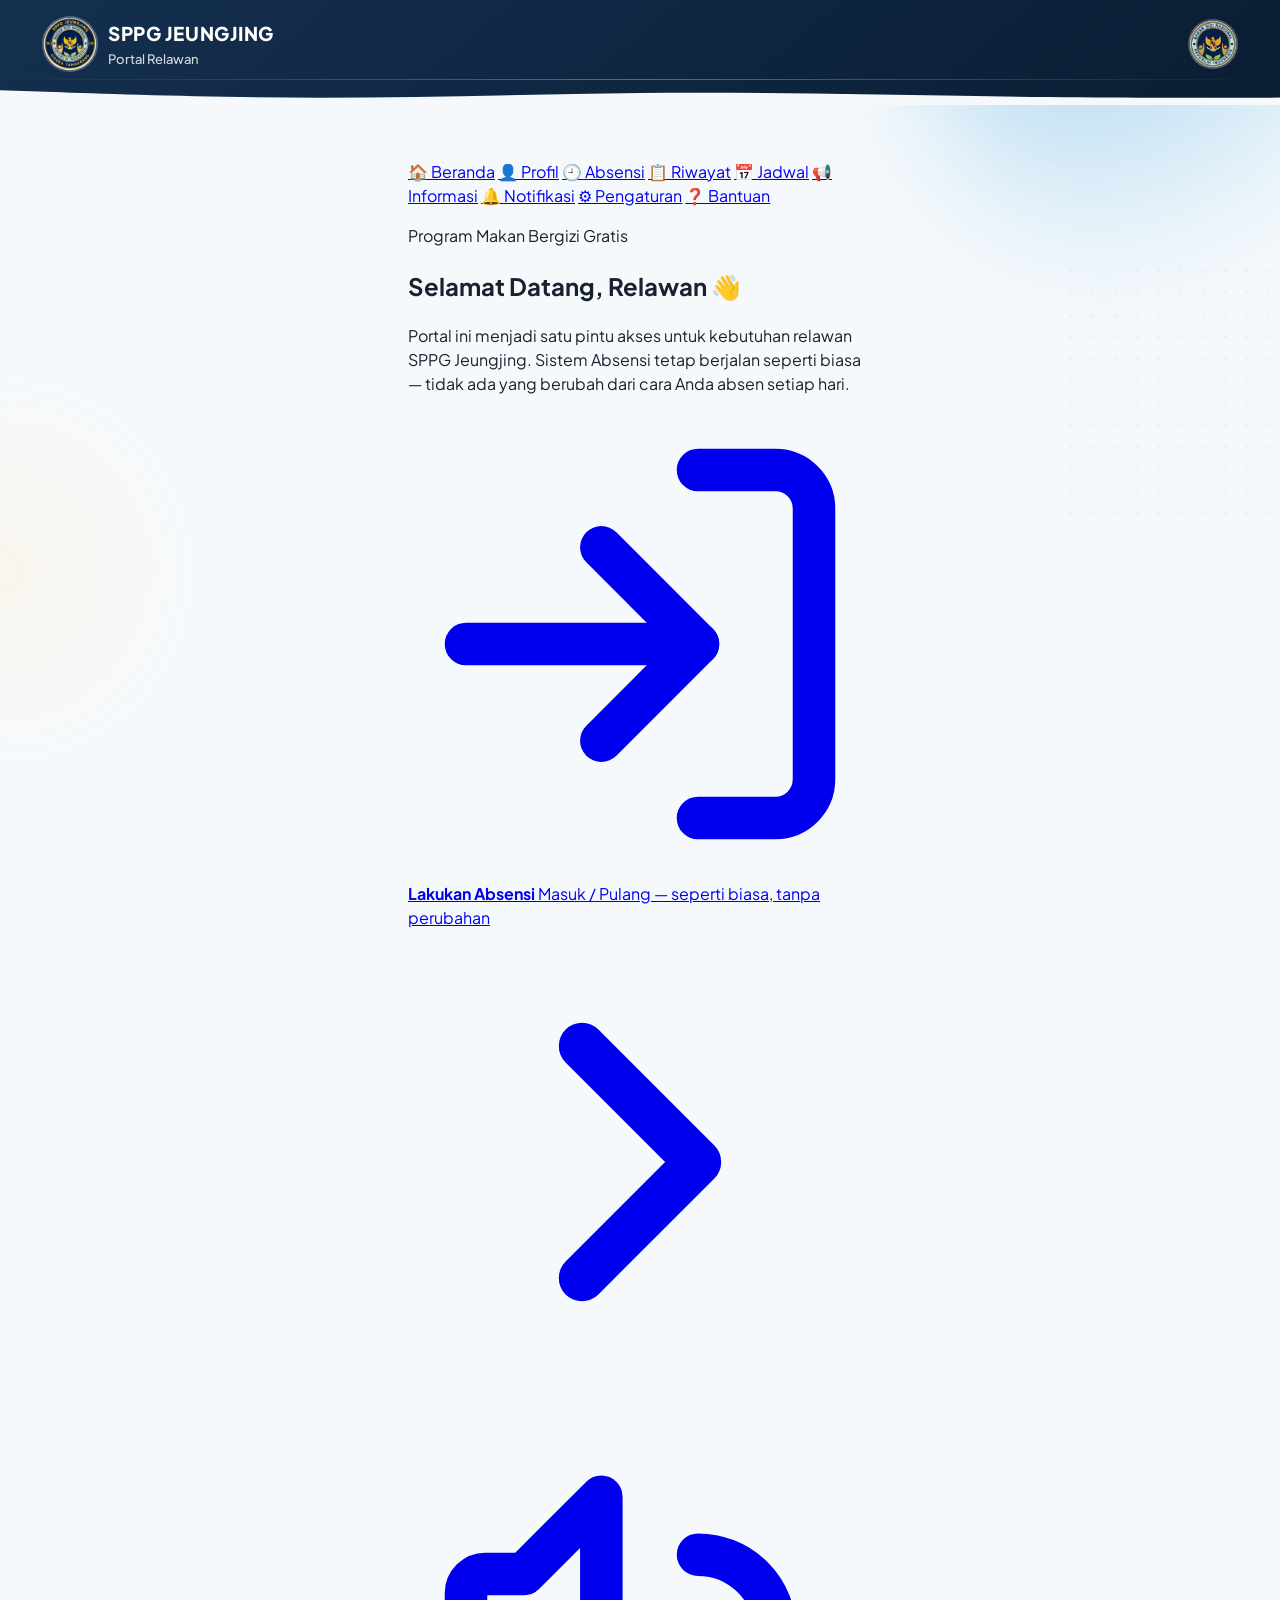
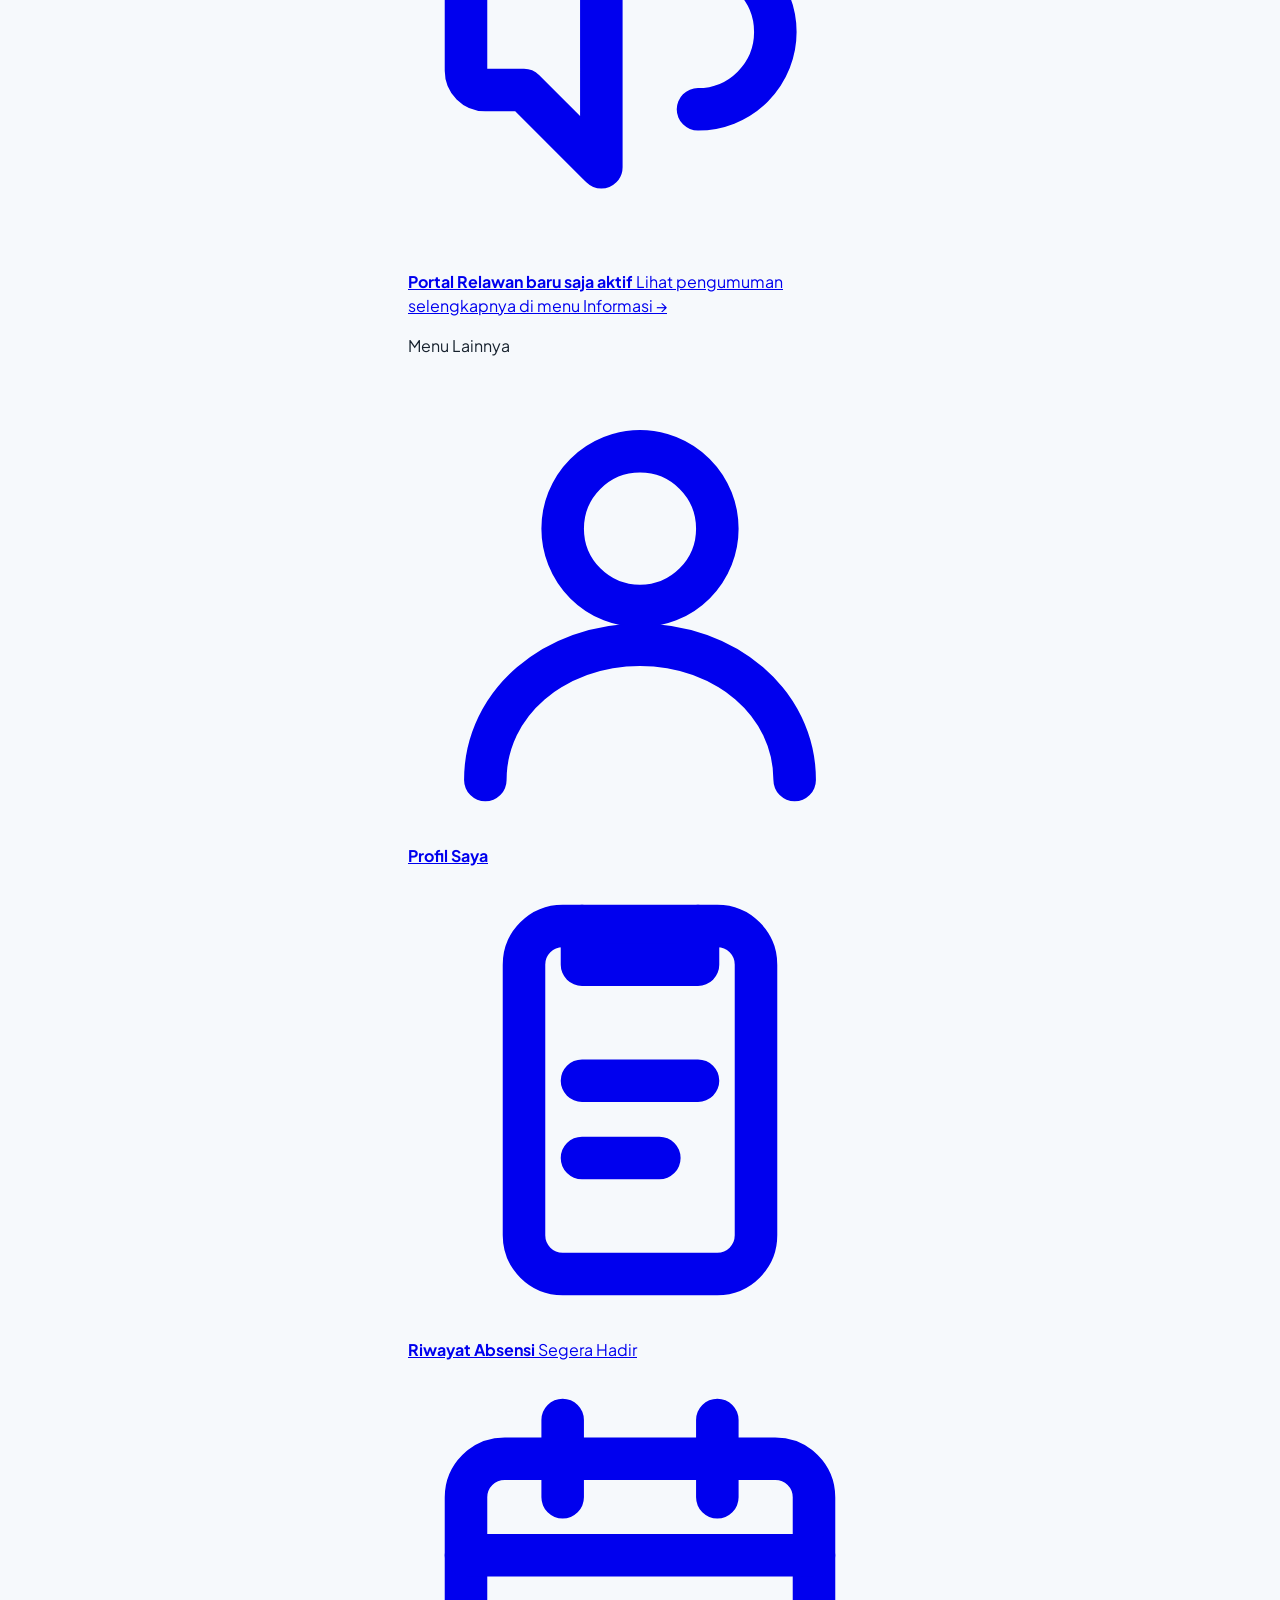
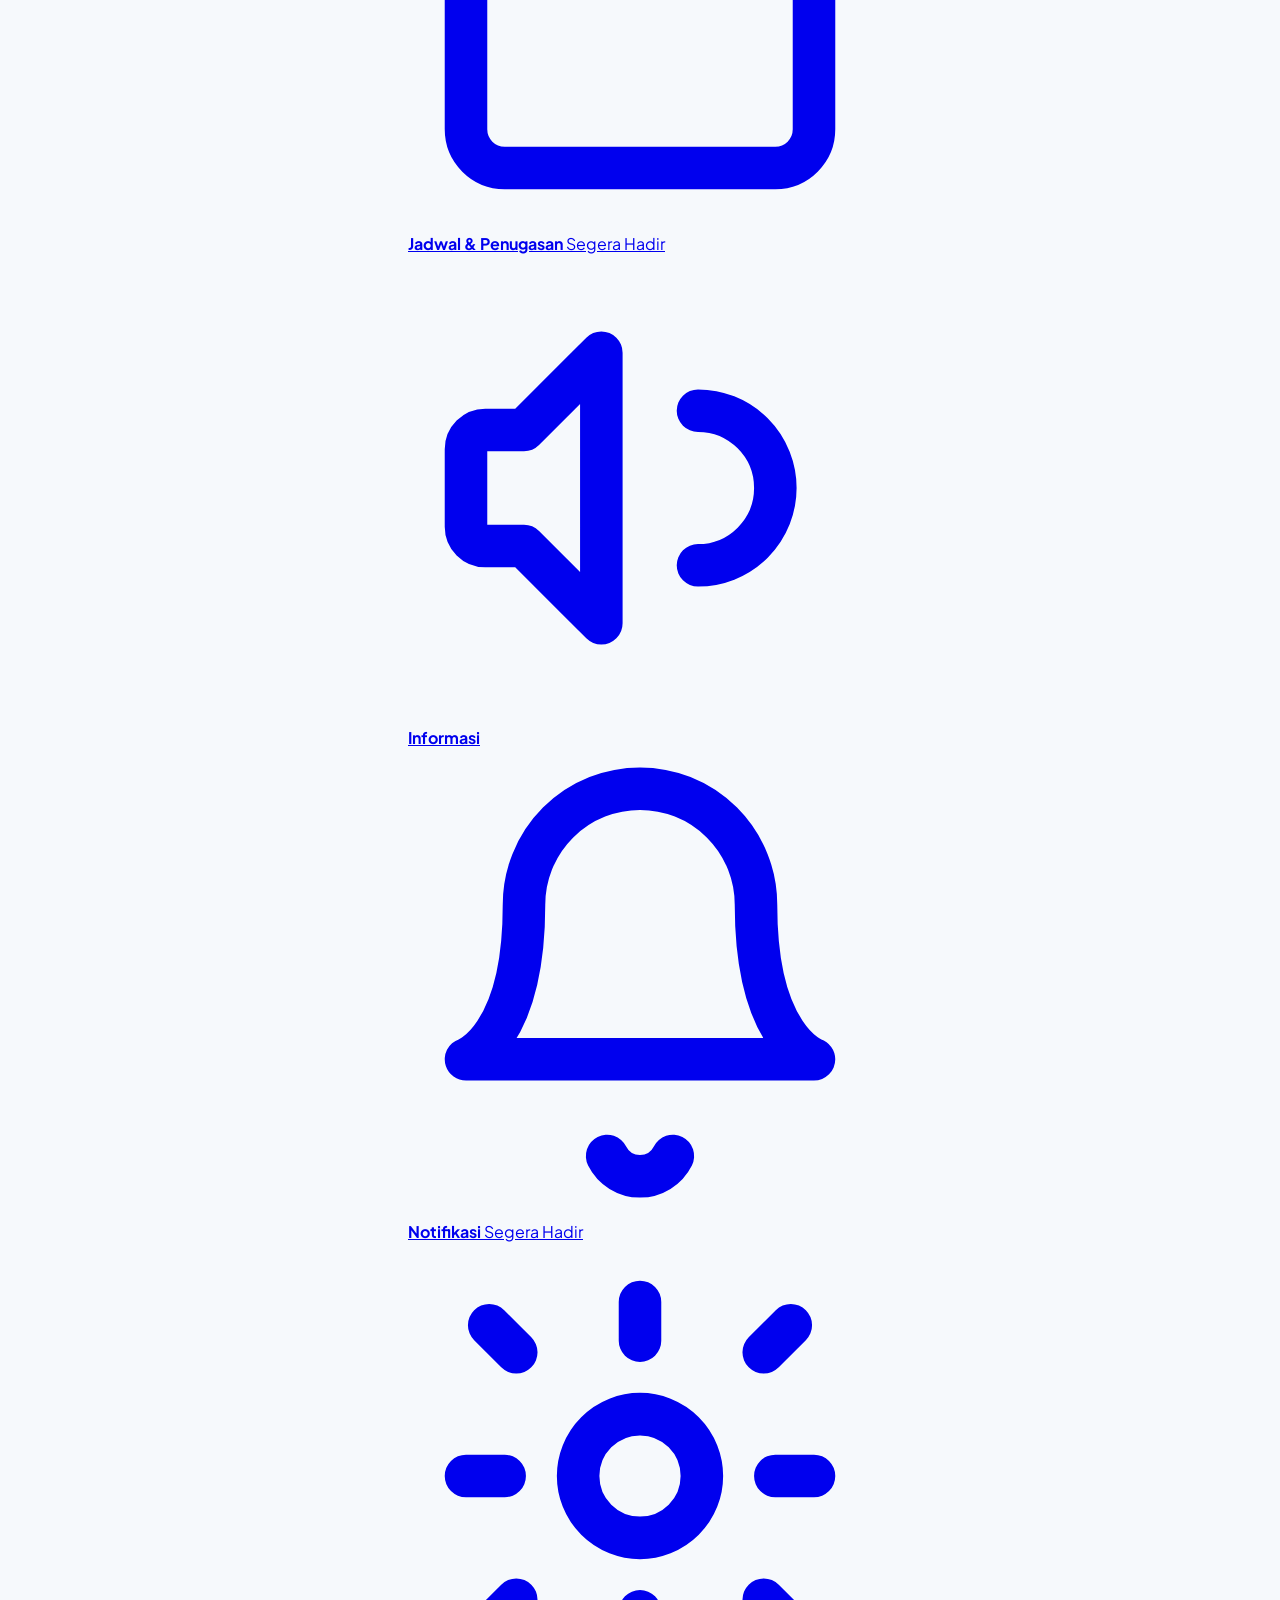
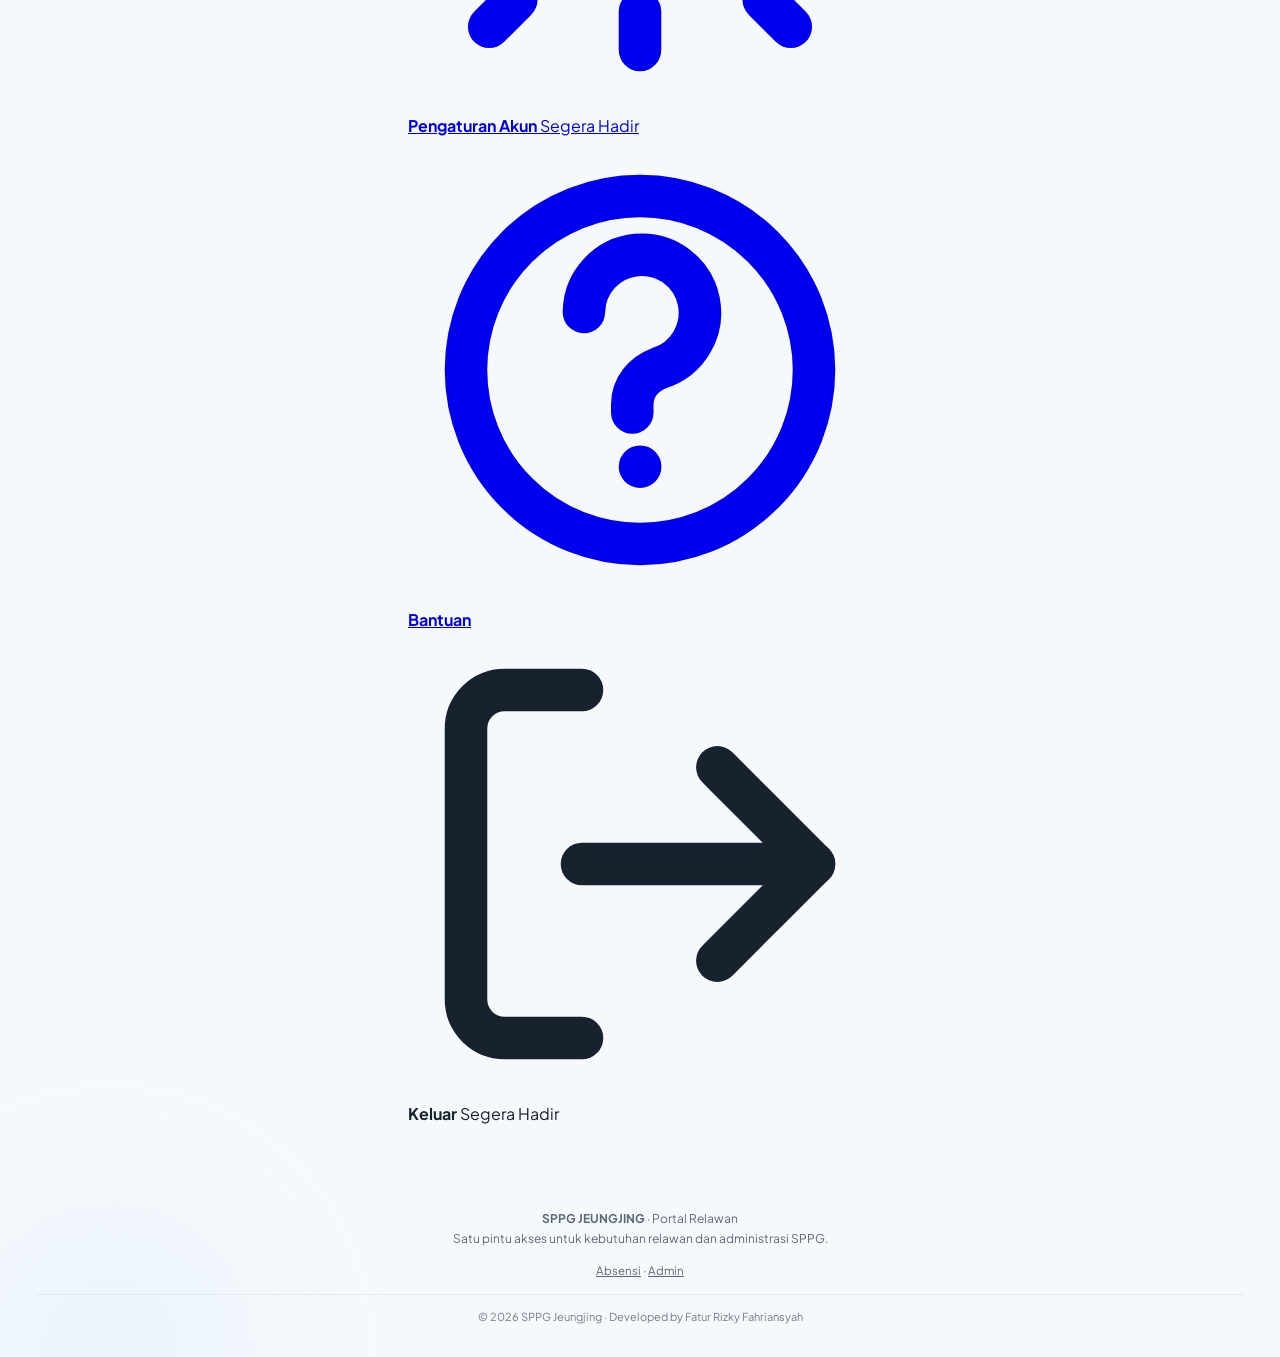
<file: beranda.html>
<!DOCTYPE html>
<html lang="id">
<head>
<meta charset="UTF-8">
<meta name="viewport" content="width=device-width, initial-scale=1.0, maximum-scale=1.0">
<title>Beranda — Portal Relawan SPPG Jeungjing</title>
<meta name="description" content="Portal Relawan SPPG Jeungjing — satu pintu akses untuk absensi, profil, jadwal, dan informasi relawan.">
<link rel="icon" href="assets/logo.png">
<link rel="preconnect" href="https://fonts.googleapis.com">
<link rel="preconnect" href="https://fonts.gstatic.com" crossorigin>
<link href="https://fonts.googleapis.com/css2?family=Plus+Jakarta+Sans:wght@400;500;600;700;800&display=swap" rel="stylesheet">
<link rel="stylesheet" href="style.css">
<link rel="stylesheet" href="portal.css">
</head>
<body>
<div class="page-shell">

  <div class="bg-decor" aria-hidden="true">
    <div class="blob blob--sky-top"></div>
    <div class="blob blob--gold-left"></div>
    <div class="blob blob--sky-bottom"></div>
    <div class="dots"></div>
  </div>

  <header class="site-header">
    <div class="header-inner">
      <div class="header-brand">
        <img src="assets/logo.png" alt="Logo SPPG Jeungjing" class="header-logo">
        <div class="header-text">
          <h1>SPPG JEUNGJING</h1>
          <p>Portal Relawan</p>
        </div>
      </div>
      <img src="assets/logo-bgn.png" alt="Logo Badan Gizi Nasional" class="header-logo header-logo--bgn">
    </div>
  </header>

  <main class="container portal-container">

    <nav class="portal-nav" aria-label="Menu Portal Relawan">
      <a href="beranda.html" class="portal-nav-item is-active">🏠 Beranda</a>
      <a href="profil.html" class="portal-nav-item">👤 Profil</a>
      <a href="index.html" class="portal-nav-item">🕘 Absensi</a>
      <a href="riwayat.html" class="portal-nav-item">📋 Riwayat</a>
      <a href="jadwal.html" class="portal-nav-item">📅 Jadwal</a>
      <a href="informasi.html" class="portal-nav-item">📢 Informasi</a>
      <a href="notifikasi.html" class="portal-nav-item">🔔 Notifikasi</a>
      <a href="pengaturan.html" class="portal-nav-item">⚙️ Pengaturan</a>
      <a href="bantuan.html" class="portal-nav-item">❓ Bantuan</a>
    </nav>

    <section class="portal-hero">
      <p class="portal-hero-eyebrow">Program Makan Bergizi Gratis</p>
      <h2>Selamat Datang, Relawan 👋</h2>
      <p>Portal ini menjadi satu pintu akses untuk kebutuhan relawan SPPG Jeungjing. Sistem Absensi tetap berjalan seperti biasa — tidak ada yang berubah dari cara Anda absen setiap hari.</p>
    </section>

    <a href="index.html" class="quick-cta">
      <span class="quick-cta-icon" aria-hidden="true">
        <svg viewBox="0 0 24 24" fill="none" stroke="currentColor" stroke-width="2.2" stroke-linecap="round" stroke-linejoin="round"><path d="M15 3h4a2 2 0 0 1 2 2v14a2 2 0 0 1-2 2h-4"/><path d="M10 17l5-5-5-5"/><path d="M15 12H3"/></svg>
      </span>
      <span class="quick-cta-text">
        <strong>Lakukan Absensi</strong>
        <span>Masuk / Pulang — seperti biasa, tanpa perubahan</span>
      </span>
      <svg class="quick-cta-arrow" viewBox="0 0 24 24" fill="none" stroke="currentColor" stroke-width="2.4" stroke-linecap="round" stroke-linejoin="round"><path d="M9 6l6 6-6 6"/></svg>
    </a>

    <a href="informasi.html" class="info-teaser">
      <span class="info-teaser-icon" aria-hidden="true">
        <svg viewBox="0 0 24 24" fill="none" stroke="currentColor" stroke-width="2.2" stroke-linecap="round" stroke-linejoin="round"><path d="M3 10v4a1 1 0 0 0 1 1h2l4 4V5L6 9H4a1 1 0 0 0-1 1z"/><path d="M15 8a4 4 0 0 1 0 8"/></svg>
      </span>
      <span class="info-teaser-body">
        <strong>Portal Relawan baru saja aktif</strong>
        <span>Lihat pengumuman selengkapnya di menu Informasi →</span>
      </span>
    </a>

    <p class="menu-section-label">Menu Lainnya</p>
    <div class="menu-grid">

      <a href="profil.html" class="menu-tile">
        <span class="menu-tile-icon" aria-hidden="true">
          <svg viewBox="0 0 24 24" fill="none" stroke="currentColor" stroke-width="2.2" stroke-linecap="round" stroke-linejoin="round"><circle cx="12" cy="8" r="4"/><path d="M4 21c0-4 3.6-7 8-7s8 3 8 7"/></svg>
        </span>
        <strong>Profil Saya</strong>
      </a>

      <a href="riwayat.html" class="menu-tile">
        <span class="menu-tile-icon" aria-hidden="true">
          <svg viewBox="0 0 24 24" fill="none" stroke="currentColor" stroke-width="2.2" stroke-linecap="round" stroke-linejoin="round"><rect x="6" y="3" width="12" height="18" rx="2"/><path d="M9 3v2h6V3"/><path d="M9 11h6M9 15h4"/></svg>
        </span>
        <strong>Riwayat Absensi</strong>
        <span class="tile-badge">Segera Hadir</span>
      </a>

      <a href="jadwal.html" class="menu-tile">
        <span class="menu-tile-icon" aria-hidden="true">
          <svg viewBox="0 0 24 24" fill="none" stroke="currentColor" stroke-width="2.2" stroke-linecap="round" stroke-linejoin="round"><rect x="3" y="5" width="18" height="16" rx="2"/><path d="M16 3v4M8 3v4M3 10h18"/></svg>
        </span>
        <strong>Jadwal &amp; Penugasan</strong>
        <span class="tile-badge">Segera Hadir</span>
      </a>

      <a href="informasi.html" class="menu-tile">
        <span class="menu-tile-icon" aria-hidden="true">
          <svg viewBox="0 0 24 24" fill="none" stroke="currentColor" stroke-width="2.2" stroke-linecap="round" stroke-linejoin="round"><path d="M3 10v4a1 1 0 0 0 1 1h2l4 4V5L6 9H4a1 1 0 0 0-1 1z"/><path d="M15 8a4 4 0 0 1 0 8"/></svg>
        </span>
        <strong>Informasi</strong>
      </a>

      <a href="notifikasi.html" class="menu-tile">
        <span class="menu-tile-icon" aria-hidden="true">
          <svg viewBox="0 0 24 24" fill="none" stroke="currentColor" stroke-width="2.2" stroke-linecap="round" stroke-linejoin="round"><path d="M18 8a6 6 0 1 0-12 0c0 7-3 8-3 8h18s-3-1-3-8"/><path d="M10.3 21a1.9 1.9 0 0 0 3.4 0"/></svg>
        </span>
        <strong>Notifikasi</strong>
        <span class="tile-badge">Segera Hadir</span>
      </a>

      <a href="pengaturan.html" class="menu-tile">
        <span class="menu-tile-icon" aria-hidden="true">
          <svg viewBox="0 0 24 24" fill="none" stroke="currentColor" stroke-width="2.2" stroke-linecap="round" stroke-linejoin="round"><circle cx="12" cy="12" r="3.2"/><path d="M12 3v2M12 19v2M4.2 4.2l1.4 1.4M18.4 18.4l1.4 1.4M3 12h2M19 12h2M4.2 19.8l1.4-1.4M18.4 5.6l1.4-1.4"/></svg>
        </span>
        <strong>Pengaturan Akun</strong>
        <span class="tile-badge">Segera Hadir</span>
      </a>

      <a href="bantuan.html" class="menu-tile">
        <span class="menu-tile-icon" aria-hidden="true">
          <svg viewBox="0 0 24 24" fill="none" stroke="currentColor" stroke-width="2.2" stroke-linecap="round" stroke-linejoin="round"><circle cx="12" cy="12" r="9"/><path d="M9.1 9a3 3 0 1 1 3.9 2.9c-.8.3-1.4 1-1.4 1.9v.4"/><path d="M12 17h.01"/></svg>
        </span>
        <strong>Bantuan</strong>
      </a>

      <span class="menu-tile is-disabled" aria-disabled="true">
        <span class="menu-tile-icon" aria-hidden="true">
          <svg viewBox="0 0 24 24" fill="none" stroke="currentColor" stroke-width="2.2" stroke-linecap="round" stroke-linejoin="round"><path d="M9 21H5a2 2 0 0 1-2-2V5a2 2 0 0 1 2-2h4"/><path d="M16 17l5-5-5-5"/><path d="M21 12H9"/></svg>
        </span>
        <strong>Keluar</strong>
        <span class="tile-badge">Segera Hadir</span>
      </span>

    </div>

  </main>

  <footer class="site-footer">
    <p><strong>SPPG JEUNGJING</strong> · Portal Relawan</p>
    <p>Satu pintu akses untuk kebutuhan relawan dan administrasi SPPG.</p>
    <a href="index.html" class="admin-link">Absensi</a> · <a href="admin.html" class="admin-link">Admin</a>
    <p class="credit">© 2026 SPPG Jeungjing · Developed by Fatur Rizky Fahriansyah</p>
  </footer>

</div>
</body>
</html>
</file>
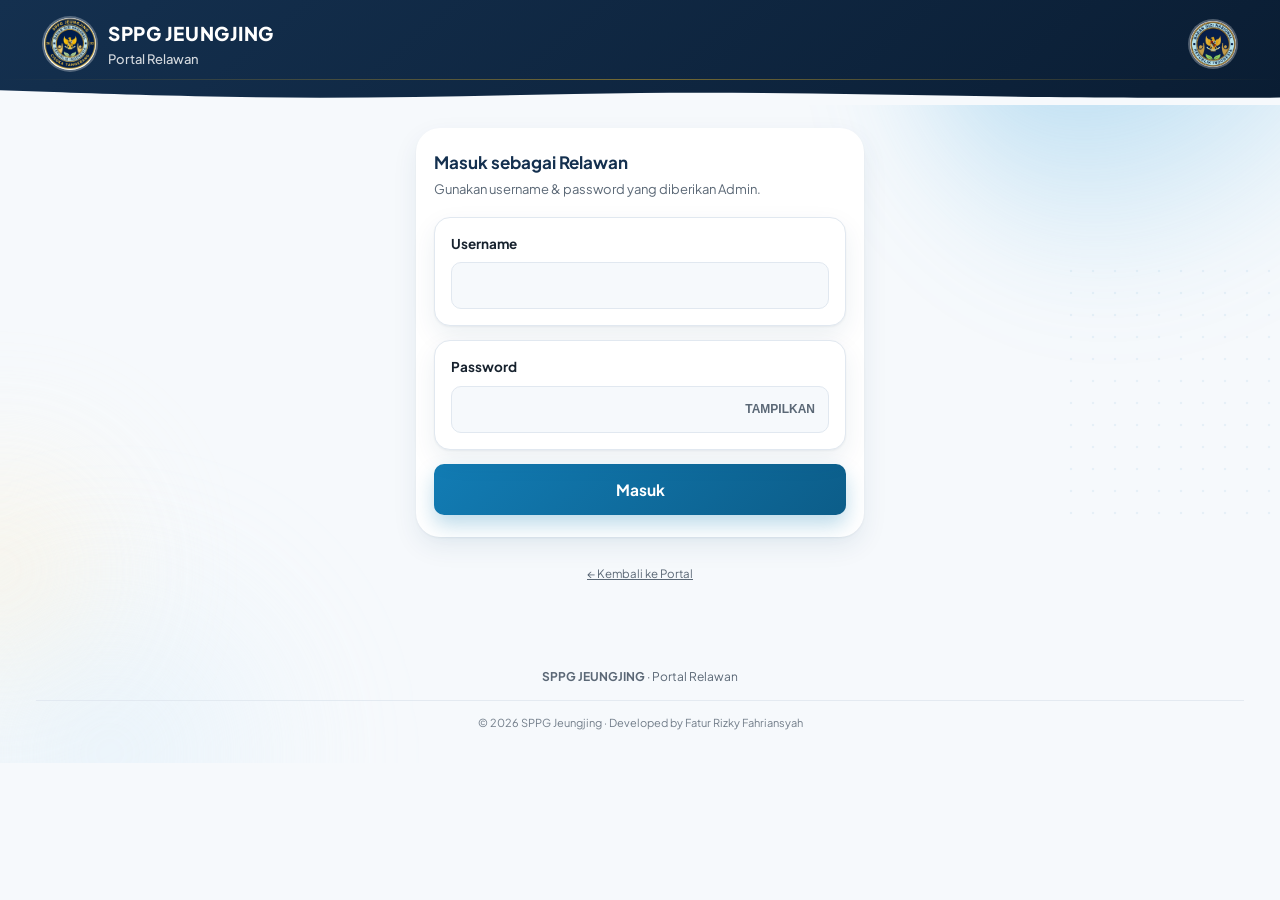
<file: ganti-password.html>
<!DOCTYPE html>
<html lang="id">
<head>
<meta charset="UTF-8">
<meta name="viewport" content="width=device-width, initial-scale=1.0, maximum-scale=1.0">
<title>Ganti Password — SPPG Jeungjing</title>
<link rel="icon" href="assets/logo.png">
<link rel="preconnect" href="https://fonts.googleapis.com">
<link rel="preconnect" href="https://fonts.gstatic.com" crossorigin>
<link href="https://fonts.googleapis.com/css2?family=Plus+Jakarta+Sans:wght@400;500;600;700;800&display=swap" rel="stylesheet">
<link rel="stylesheet" href="style.css">
<link rel="stylesheet" href="portal.css">
</head>
<body>
<div class="page-shell">
  <div class="bg-decor" aria-hidden="true">
    <div class="blob blob--sky-top"></div>
    <div class="blob blob--gold-left"></div>
    <div class="blob blob--sky-bottom"></div>
    <div class="dots"></div>
  </div>

  <header class="site-header">
    <div class="header-inner">
      <div class="header-brand">
        <img src="assets/logo.png" alt="Logo SPPG Jeungjing" class="header-logo">
        <div class="header-text">
          <h1>SPPG JEUNGJING</h1>
          <p>Portal Relawan</p>
        </div>
      </div>
      <img src="assets/logo-bgn.png" alt="Logo Badan Gizi Nasional" class="header-logo header-logo--bgn">
    </div>
  </header>

  <div class="page-subheader">
    <a href="pengaturan.html" class="page-subheader-back">← Kembali</a>
    <h2 class="page-subheader-title">Ganti Password</h2>
  </div>

  <main class="auth-main">
    <section class="auth-card">
      <p class="auth-sub" style="margin-bottom:16px;">Masukkan password saat ini, lalu buat password baru.</p>
      <form id="passwordForm" novalidate>
        <div class="form-card">
          <label for="inputPasswordLama" class="form-label">Password Saat Ini</label>
          <div class="password-field">
            <input type="password" id="inputPasswordLama" class="form-input" autocomplete="current-password" required>
            <button type="button" class="password-toggle" id="togglePwLama">TAMPILKAN</button>
          </div>
        </div>
        <div class="form-card">
          <label for="inputPasswordBaru2" class="form-label">Password Baru</label>
          <div class="password-field">
            <input type="password" id="inputPasswordBaru2" class="form-input" autocomplete="new-password" minlength="6" required>
            <button type="button" class="password-toggle" id="togglePwBaru">TAMPILKAN</button>
          </div>
        </div>
        <button type="submit" id="btnGantiPassword" class="btn-submit">Ganti Password</button>
      </form>
    </section>
  </main>

  <div class="toast is-hidden" id="errorToast" role="alert"></div>

  <div class="loading-overlay is-hidden" id="loadingOverlay">
    <div class="spinner"></div>
    <p id="loadingText">Menyimpan...</p>
  </div>

  <footer class="site-footer">
    <p><strong>SPPG JEUNGJING</strong> · Portal Relawan</p>
    <p class="credit">© 2026 SPPG Jeungjing · Developed by Fatur Rizky Fahriansyah</p>
  </footer>
</div>

<script src="config.js"></script>
<script src="common.js"></script>
<script src="auth-relawan.js"></script>
<script src="ganti-password.js"></script>
</body>
</html>
</file>
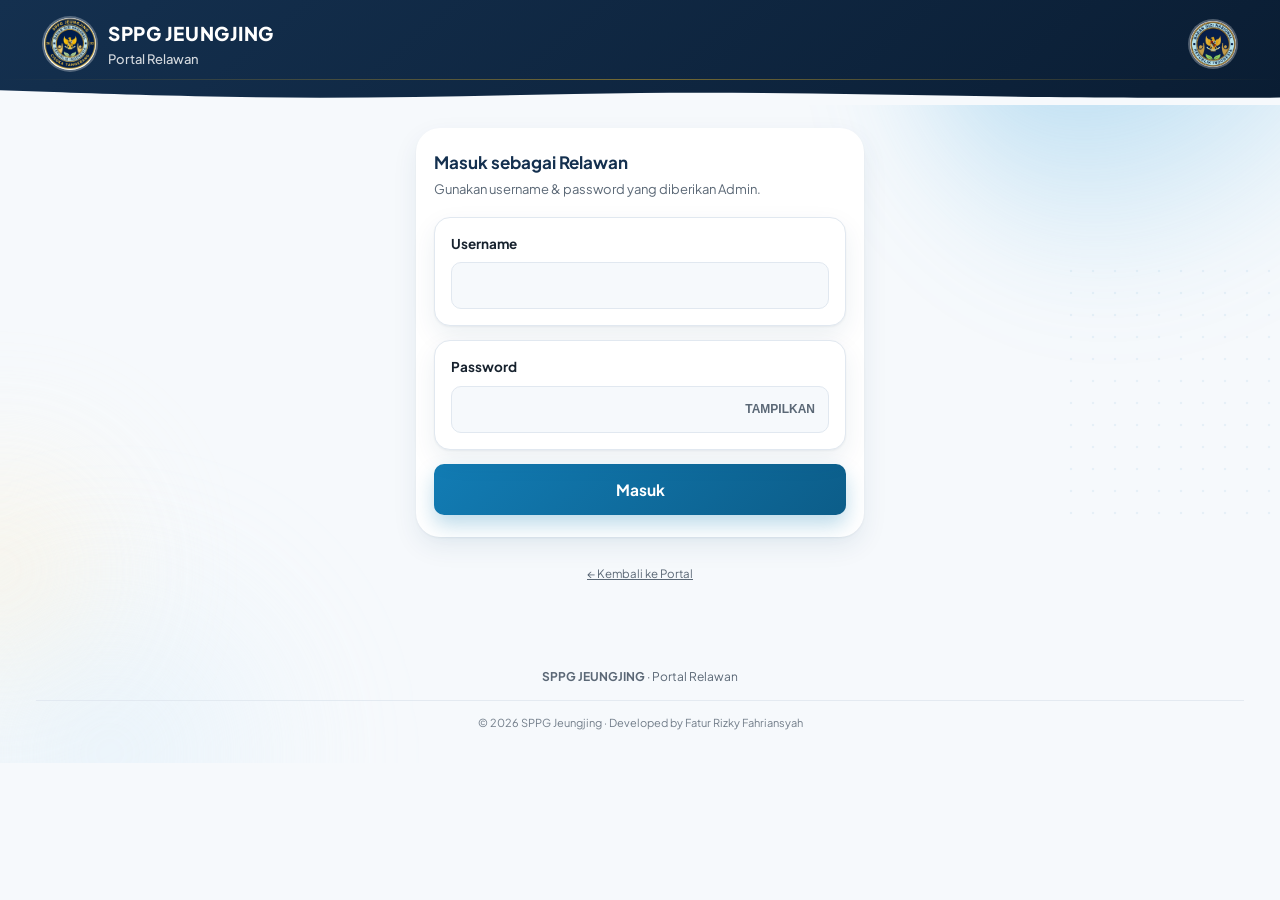
<file: informasi.html>
<!DOCTYPE html>
<html lang="id">
<head>
<meta charset="UTF-8">
<meta name="viewport" content="width=device-width, initial-scale=1.0, maximum-scale=1.0">
<title>Informasi — SPPG Jeungjing</title>
<link rel="icon" href="assets/logo.png">
<link rel="preconnect" href="https://fonts.googleapis.com">
<link rel="preconnect" href="https://fonts.gstatic.com" crossorigin>
<link href="https://fonts.googleapis.com/css2?family=Plus+Jakarta+Sans:wght@400;500;600;700;800&display=swap" rel="stylesheet">
<link rel="stylesheet" href="style.css">
<link rel="stylesheet" href="portal.css">
</head>
<body>
<div class="page-shell">
  <div class="bg-decor" aria-hidden="true">
    <div class="blob blob--sky-top"></div>
    <div class="blob blob--gold-left"></div>
    <div class="blob blob--sky-bottom"></div>
    <div class="dots"></div>
  </div>

  <header class="site-header">
    <div class="header-inner">
      <div class="header-brand">
        <img src="assets/logo.png" alt="Logo SPPG Jeungjing" class="header-logo">
        <div class="header-text">
          <h1>SPPG JEUNGJING</h1>
          <p>Portal Relawan</p>
        </div>
      </div>
      <img src="assets/logo-bgn.png" alt="Logo Badan Gizi Nasional" class="header-logo header-logo--bgn">
    </div>
  </header>

  <main class="auth-main" id="informasiMain" style="display:none;">
    <section class="auth-card" style="margin-bottom:14px;">
      <h2>Informasi</h2>
      <p class="auth-sub">Pengumuman dan informasi terbaru dari SPPG Jeungjing.</p>
    </section>

    <div id="informasiList"></div>

    <p style="text-align:center;margin-top:16px;">
      <a href="index.html" class="admin-link">← Kembali ke Portal</a>
    </p>
  </main>

  <div class="toast is-hidden" id="errorToast" role="alert"></div>

  <div class="loading-overlay is-hidden" id="loadingOverlay">
    <div class="spinner"></div>
    <p id="loadingText">Memuat informasi...</p>
  </div>

  <footer class="site-footer">
    <p><strong>SPPG JEUNGJING</strong> · Portal Relawan</p>
    <p class="credit">© 2026 SPPG Jeungjing · Developed by Fatur Rizky Fahriansyah</p>
  </footer>
</div>

<script src="config.js"></script>
<script src="common.js"></script>
<script src="auth-relawan.js"></script>
<script src="informasi.js"></script>
</body>
</html>
</file>
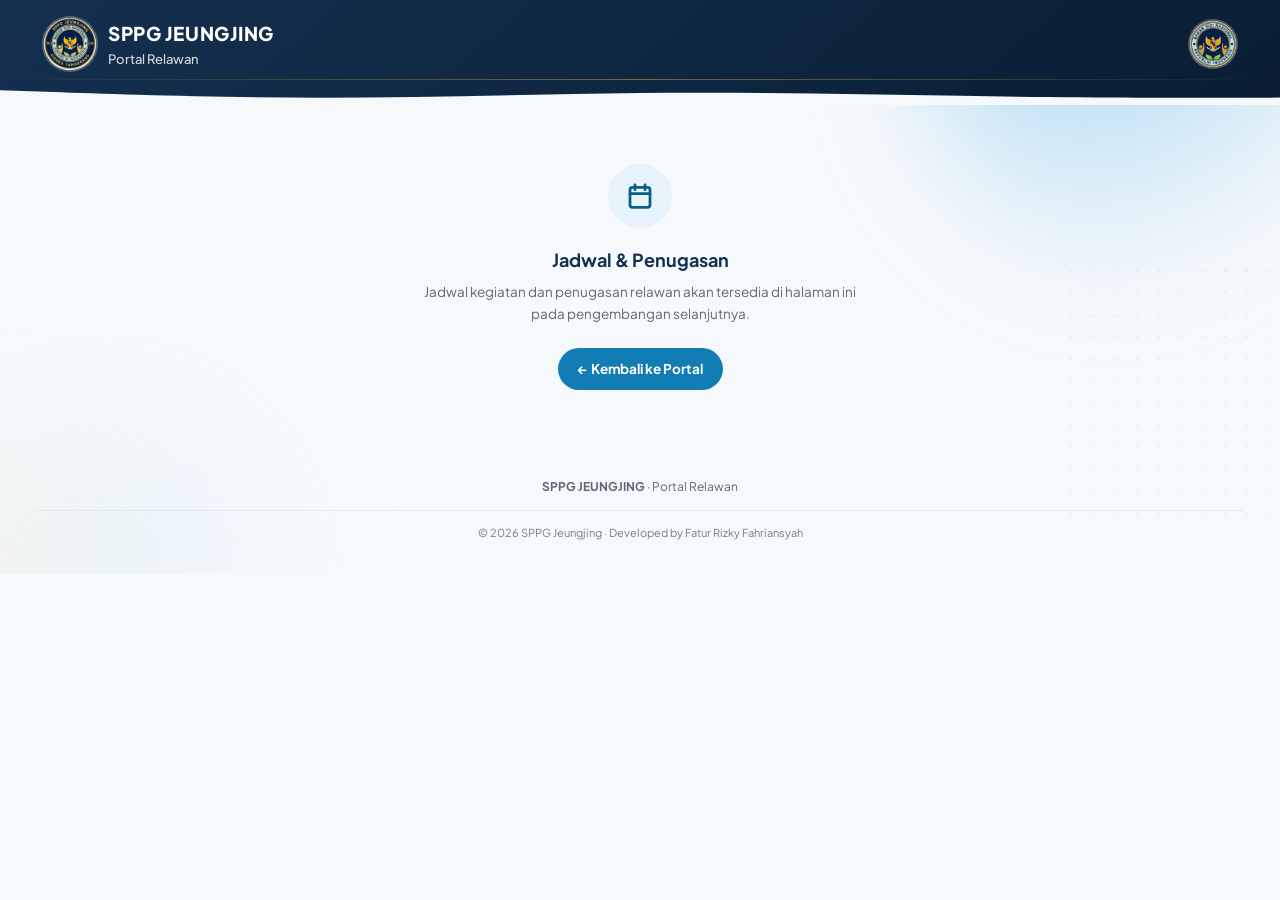
<file: jadwal.html>
<!DOCTYPE html>
<html lang="id">
<head>
<meta charset="UTF-8">
<meta name="viewport" content="width=device-width, initial-scale=1.0, maximum-scale=1.0">
<title>Jadwal &amp; Penugasan — SPPG Jeungjing</title>
<link rel="icon" href="assets/logo.png">
<link rel="preconnect" href="https://fonts.googleapis.com">
<link rel="preconnect" href="https://fonts.gstatic.com" crossorigin>
<link href="https://fonts.googleapis.com/css2?family=Plus+Jakarta+Sans:wght@400;500;600;700;800&display=swap" rel="stylesheet">
<link rel="stylesheet" href="style.css">
<link rel="stylesheet" href="portal.css">
</head>
<body>
<div class="page-shell">
  <div class="bg-decor" aria-hidden="true">
    <div class="blob blob--sky-top"></div>
    <div class="blob blob--gold-left"></div>
    <div class="blob blob--sky-bottom"></div>
    <div class="dots"></div>
  </div>

  <header class="site-header">
    <div class="header-inner">
      <div class="header-brand">
        <img src="assets/logo.png" alt="Logo SPPG Jeungjing" class="header-logo">
        <div class="header-text">
          <h1>SPPG JEUNGJING</h1>
          <p>Portal Relawan</p>
        </div>
      </div>
      <img src="assets/logo-bgn.png" alt="Logo Badan Gizi Nasional" class="header-logo header-logo--bgn">
    </div>
  </header>

  <main class="placeholder-main">
    <div class="placeholder-icon"><svg viewBox="0 0 24 24" fill="none" stroke="currentColor" stroke-width="2.2" stroke-linecap="round" stroke-linejoin="round"><rect x="4" y="5" width="16" height="16" rx="2"/><path d="M4 10h16"/><path d="M8 3v4"/><path d="M16 3v4"/></svg></div>
    <h2>Jadwal &amp; Penugasan</h2>
    <p>Jadwal kegiatan dan penugasan relawan akan tersedia di halaman ini pada pengembangan selanjutnya.</p>
    <a href="index.html" class="placeholder-back">← Kembali ke Portal</a>
  </main>

  <footer class="site-footer">
    <p><strong>SPPG JEUNGJING</strong> · Portal Relawan</p>
    <p class="credit">© 2026 SPPG Jeungjing · Developed by Fatur Rizky Fahriansyah</p>
  </footer>
</div>
</body>
</html>
</file>
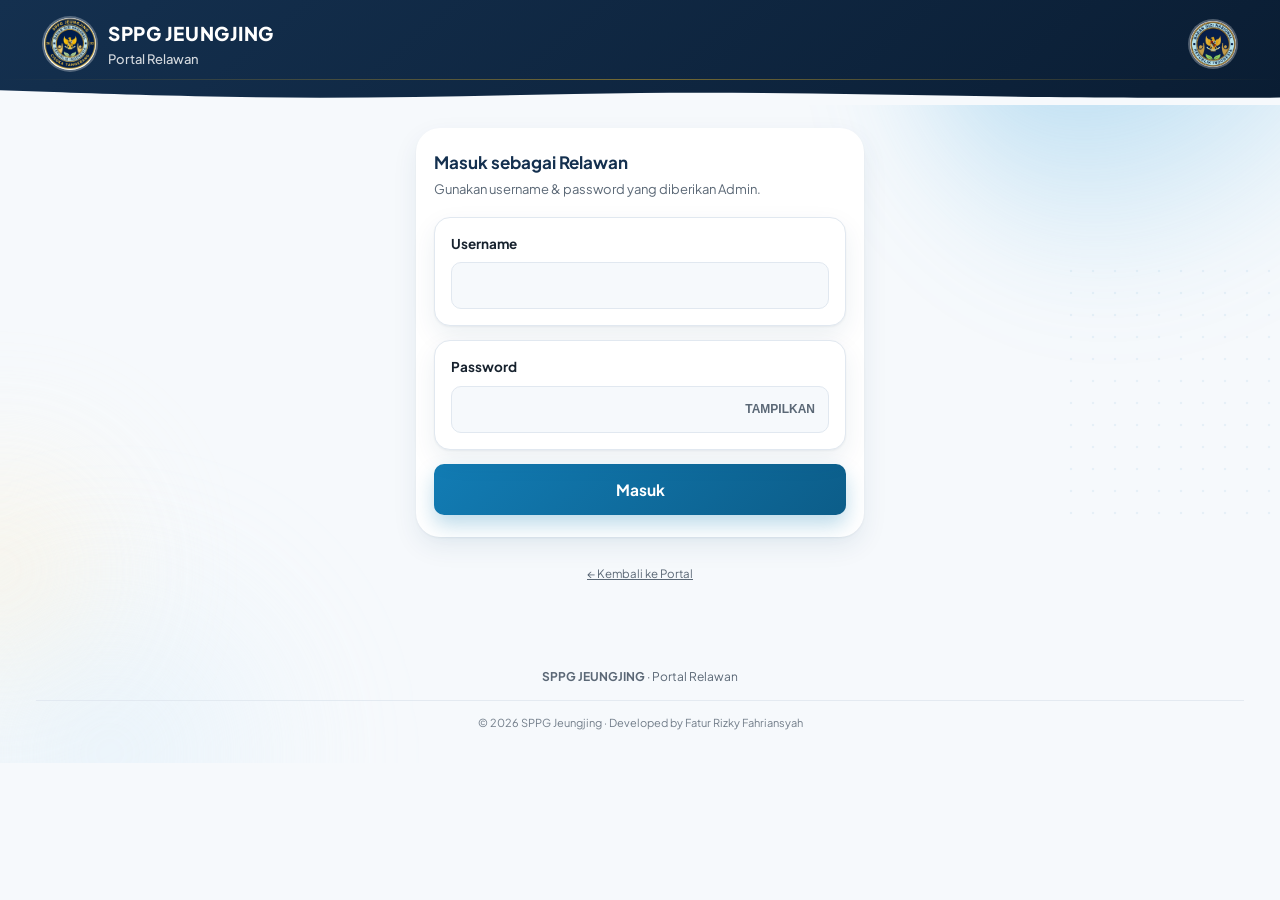
<file: login.html>
<!DOCTYPE html>
<html lang="id">
<head>
<meta charset="UTF-8">
<meta name="viewport" content="width=device-width, initial-scale=1.0, maximum-scale=1.0">
<title>Login Relawan — SPPG Jeungjing</title>
<link rel="icon" href="assets/logo.png">
<link rel="preconnect" href="https://fonts.googleapis.com">
<link rel="preconnect" href="https://fonts.gstatic.com" crossorigin>
<link href="https://fonts.googleapis.com/css2?family=Plus+Jakarta+Sans:wght@400;500;600;700;800&display=swap" rel="stylesheet">
<link rel="stylesheet" href="style.css">
<link rel="stylesheet" href="portal.css">
</head>
<body>
<div class="page-shell">
  <div class="bg-decor" aria-hidden="true">
    <div class="blob blob--sky-top"></div>
    <div class="blob blob--gold-left"></div>
    <div class="blob blob--sky-bottom"></div>
    <div class="dots"></div>
  </div>

  <header class="site-header">
    <div class="header-inner">
      <div class="header-brand">
        <img src="assets/logo.png" alt="Logo SPPG Jeungjing" class="header-logo">
        <div class="header-text">
          <h1>SPPG JEUNGJING</h1>
          <p>Portal Relawan</p>
        </div>
      </div>
      <img src="assets/logo-bgn.png" alt="Logo Badan Gizi Nasional" class="header-logo header-logo--bgn">
    </div>
  </header>

  <main class="auth-main">
    <section class="auth-card" id="cardLogin">
      <h2>Masuk sebagai Relawan</h2>
      <p class="auth-sub">Gunakan username &amp; password yang diberikan Admin.</p>

      <form id="loginForm" novalidate>
        <div class="form-card">
          <label for="inputUsername" class="form-label">Username</label>
          <input type="text" id="inputUsername" class="form-input" autocomplete="username" required>
        </div>
        <div class="form-card">
          <label for="inputPassword" class="form-label">Password</label>
          <div class="password-field">
            <input type="password" id="inputPassword" class="form-input" autocomplete="current-password" required>
            <button type="button" class="password-toggle" id="toggleLoginPw">TAMPILKAN</button>
          </div>
        </div>
        <button type="submit" id="btnLogin" class="btn-submit">Masuk</button>
      </form>
    </section>

    <section class="auth-card is-hidden" id="cardGantiPassword" style="margin-top:14px;">
      <h2>Buat Password Baru</h2>
      <p class="auth-sub">Ini login pertama Anda. Buat password baru sebelum melanjutkan.</p>

      <form id="gantiForm" novalidate>
        <div class="form-card">
          <label for="inputPasswordBaru" class="form-label">Password Baru</label>
          <div class="password-field">
            <input type="password" id="inputPasswordBaru" class="form-input" autocomplete="new-password" minlength="6" required>
            <button type="button" class="password-toggle" id="toggleNewPw">TAMPILKAN</button>
          </div>
        </div>
        <div class="form-card">
          <label for="inputPasswordUlangi" class="form-label">Ulangi Password Baru</label>
          <input type="password" id="inputPasswordUlangi" class="form-input" autocomplete="new-password" minlength="6" required>
        </div>
        <button type="submit" id="btnGanti" class="btn-submit">Simpan &amp; Lanjutkan</button>
      </form>
    </section>

    <p style="text-align:center;margin-top:16px;">
      <a href="index.html" class="admin-link">← Kembali ke Portal</a>
    </p>
  </main>

  <div class="toast is-hidden" id="errorToast" role="alert"></div>

  <div class="loading-overlay is-hidden" id="loadingOverlay">
    <div class="spinner"></div>
    <p id="loadingText">Memproses...</p>
  </div>

  <footer class="site-footer">
    <p><strong>SPPG JEUNGJING</strong> · Portal Relawan</p>
    <p class="credit">© 2026 SPPG Jeungjing · Developed by Fatur Rizky Fahriansyah</p>
  </footer>
</div>

<script src="config.js"></script>
<script src="common.js"></script>
<script src="auth-relawan.js"></script>
<script src="login.js"></script>
</body>
</html>
</file>
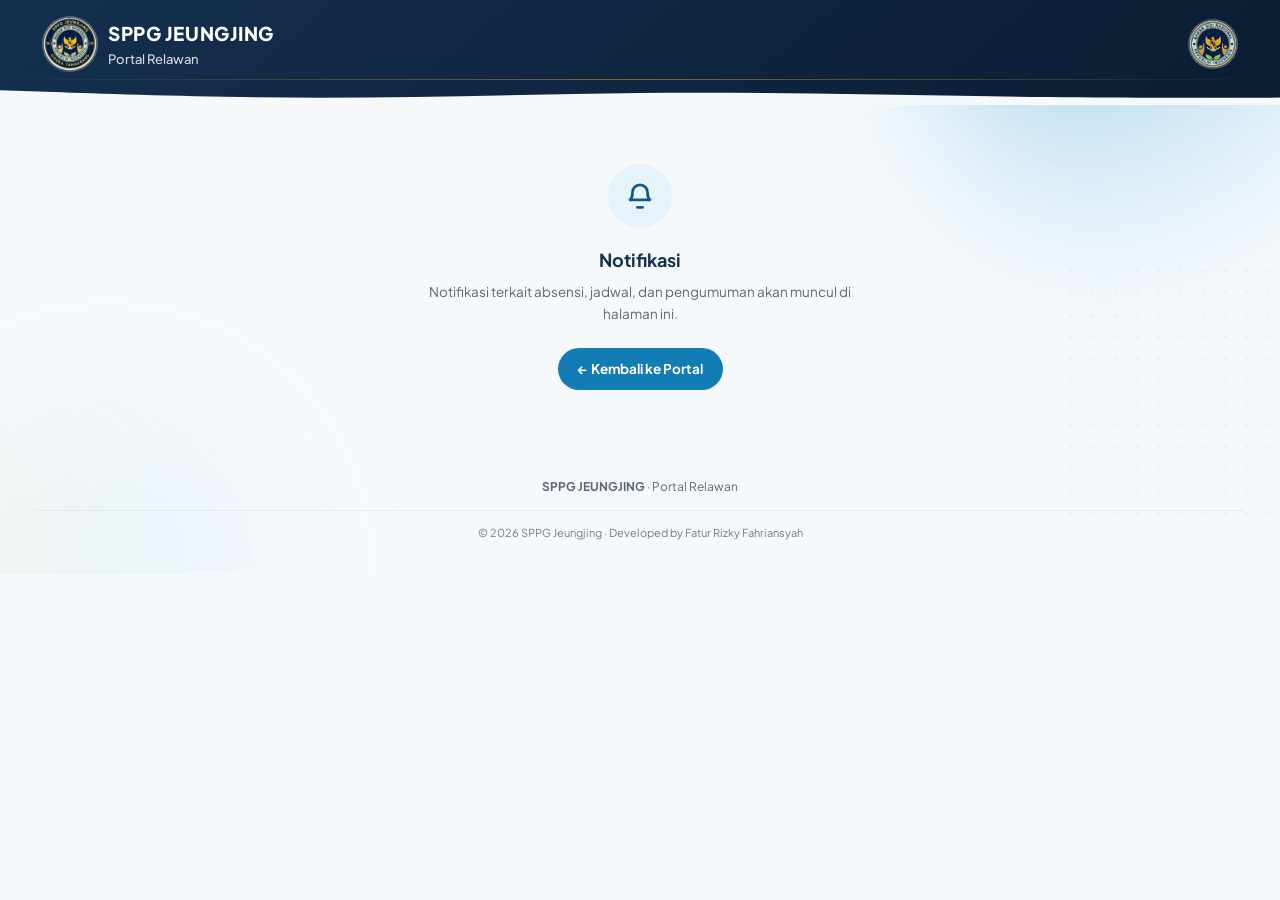
<file: notifikasi.html>
<!DOCTYPE html>
<html lang="id">
<head>
<meta charset="UTF-8">
<meta name="viewport" content="width=device-width, initial-scale=1.0, maximum-scale=1.0">
<title>Notifikasi — SPPG Jeungjing</title>
<link rel="icon" href="assets/logo.png">
<link rel="preconnect" href="https://fonts.googleapis.com">
<link rel="preconnect" href="https://fonts.gstatic.com" crossorigin>
<link href="https://fonts.googleapis.com/css2?family=Plus+Jakarta+Sans:wght@400;500;600;700;800&display=swap" rel="stylesheet">
<link rel="stylesheet" href="style.css">
<link rel="stylesheet" href="portal.css">
</head>
<body>
<div class="page-shell">
  <div class="bg-decor" aria-hidden="true">
    <div class="blob blob--sky-top"></div>
    <div class="blob blob--gold-left"></div>
    <div class="blob blob--sky-bottom"></div>
    <div class="dots"></div>
  </div>

  <header class="site-header">
    <div class="header-inner">
      <div class="header-brand">
        <img src="assets/logo.png" alt="Logo SPPG Jeungjing" class="header-logo">
        <div class="header-text">
          <h1>SPPG JEUNGJING</h1>
          <p>Portal Relawan</p>
        </div>
      </div>
      <img src="assets/logo-bgn.png" alt="Logo Badan Gizi Nasional" class="header-logo header-logo--bgn">
    </div>
  </header>

  <main class="placeholder-main">
    <div class="placeholder-icon"><svg viewBox="0 0 24 24" fill="none" stroke="currentColor" stroke-width="2.2" stroke-linecap="round" stroke-linejoin="round"><path d="M6 9a6 6 0 0 1 12 0c0 5 2 6 2 6H4s2-1 2-6"/><path d="M10 21h4"/></svg></div>
    <h2>Notifikasi</h2>
    <p>Notifikasi terkait absensi, jadwal, dan pengumuman akan muncul di halaman ini.</p>
    <a href="index.html" class="placeholder-back">← Kembali ke Portal</a>
  </main>

  <footer class="site-footer">
    <p><strong>SPPG JEUNGJING</strong> · Portal Relawan</p>
    <p class="credit">© 2026 SPPG Jeungjing · Developed by Fatur Rizky Fahriansyah</p>
  </footer>
</div>
</body>
</html>
</file>
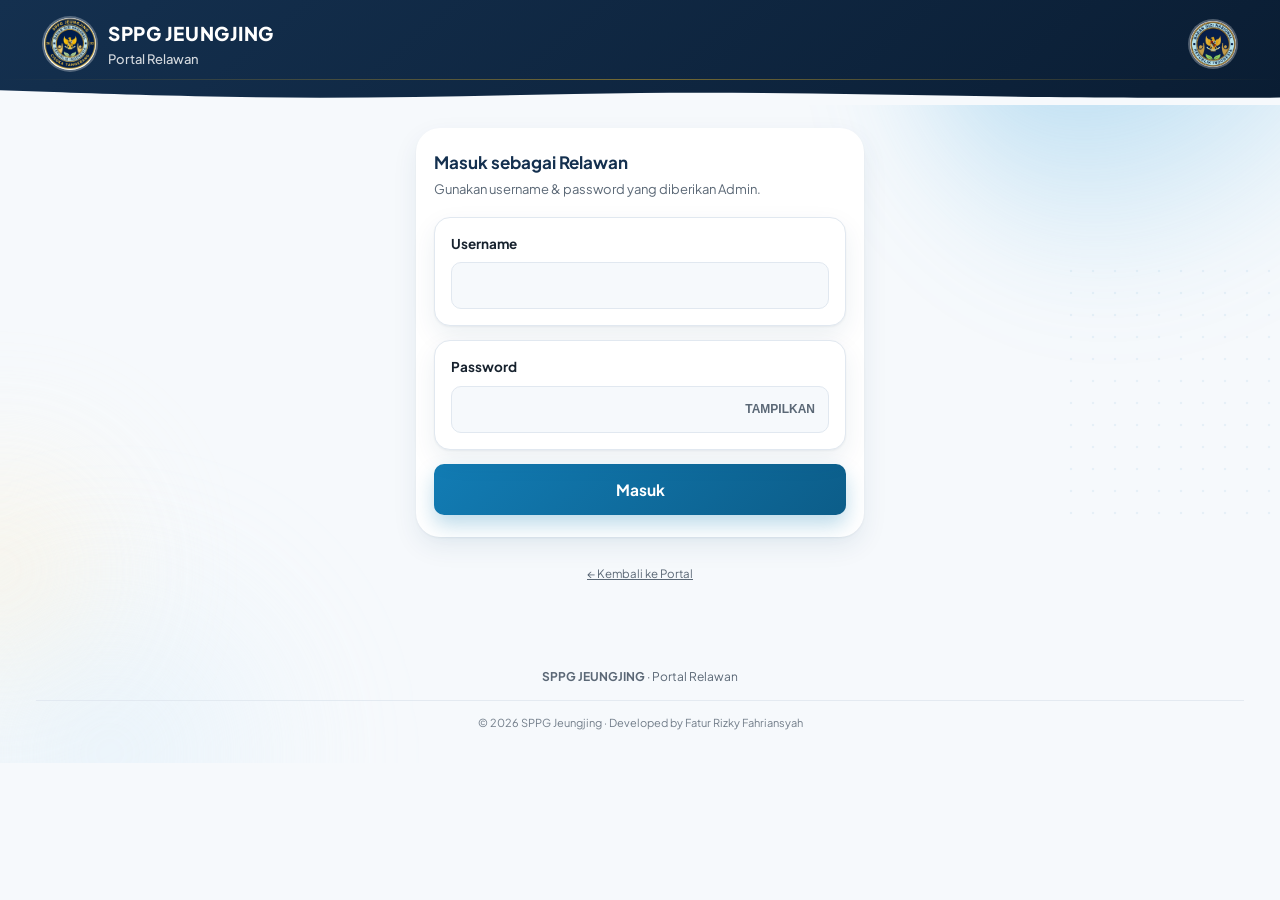
<file: pengaturan.html>
<!DOCTYPE html>
<html lang="id">
<head>
<meta charset="UTF-8">
<meta name="viewport" content="width=device-width, initial-scale=1.0, maximum-scale=1.0">
<title>Pengaturan Akun — SPPG Jeungjing</title>
<link rel="icon" href="assets/logo.png">
<link rel="preconnect" href="https://fonts.googleapis.com">
<link rel="preconnect" href="https://fonts.gstatic.com" crossorigin>
<link href="https://fonts.googleapis.com/css2?family=Plus+Jakarta+Sans:wght@400;500;600;700;800&display=swap" rel="stylesheet">
<link rel="stylesheet" href="style.css">
<link rel="stylesheet" href="portal.css">
</head>
<body>
<div class="page-shell">
  <div class="bg-decor" aria-hidden="true">
    <div class="blob blob--sky-top"></div>
    <div class="blob blob--gold-left"></div>
    <div class="blob blob--sky-bottom"></div>
    <div class="dots"></div>
  </div>

  <header class="site-header">
    <div class="header-inner">
      <div class="header-brand">
        <img src="assets/logo.png" alt="Logo SPPG Jeungjing" class="header-logo">
        <div class="header-text">
          <h1>SPPG JEUNGJING</h1>
          <p>Portal Relawan</p>
        </div>
      </div>
      <img src="assets/logo-bgn.png" alt="Logo Badan Gizi Nasional" class="header-logo header-logo--bgn">
    </div>
  </header>

  <div class="page-subheader">
    <a href="profil.html" class="page-subheader-back">← Kembali</a>
    <h2 class="page-subheader-title">Pengaturan Akun</h2>
  </div>

  <main class="auth-main" id="pengaturanMain" style="display:none;">

    <section class="auth-card">
      <div class="profile-identity-list">
        <div class="profile-identity-row"><span>Status Akun</span><span id="statusAkun">—</span></div>
        <div class="profile-identity-row"><span>Login Terakhir</span><span id="loginTerakhir">—</span></div>
      </div>
    </section>

    <p class="settings-section-title">Keamanan &amp; Preferensi</p>
    <nav class="settings-menu-list" aria-label="Menu Pengaturan Akun">
      <a href="ganti-password.html" class="settings-menu-item">
        <span class="settings-menu-item-icon">🔐</span>
        <span class="settings-menu-item-text">
          <p class="settings-menu-item-title">Ganti Password</p>
          <p class="settings-menu-item-desc">Ubah password akun Anda</p>
        </span>
        <span class="settings-menu-item-arrow">→</span>
      </a>
    </nav>

    <section class="auth-card">
      <button type="button" id="btnKeluar" class="btn-danger-outline">Keluar</button>
    </section>
  </main>

  <div class="toast is-hidden" id="errorToast" role="alert"></div>

  <div class="loading-overlay is-hidden" id="loadingOverlay">
    <div class="spinner"></div>
    <p id="loadingText">Memuat pengaturan...</p>
  </div>

  <footer class="site-footer">
    <p><strong>SPPG JEUNGJING</strong> · Portal Relawan</p>
    <p class="credit">© 2026 SPPG Jeungjing · Developed by Fatur Rizky Fahriansyah</p>
  </footer>
</div>

<script src="config.js"></script>
<script src="common.js"></script>
<script src="auth-relawan.js"></script>
<script src="pengaturan.js"></script>
</body>
</html>
</file>
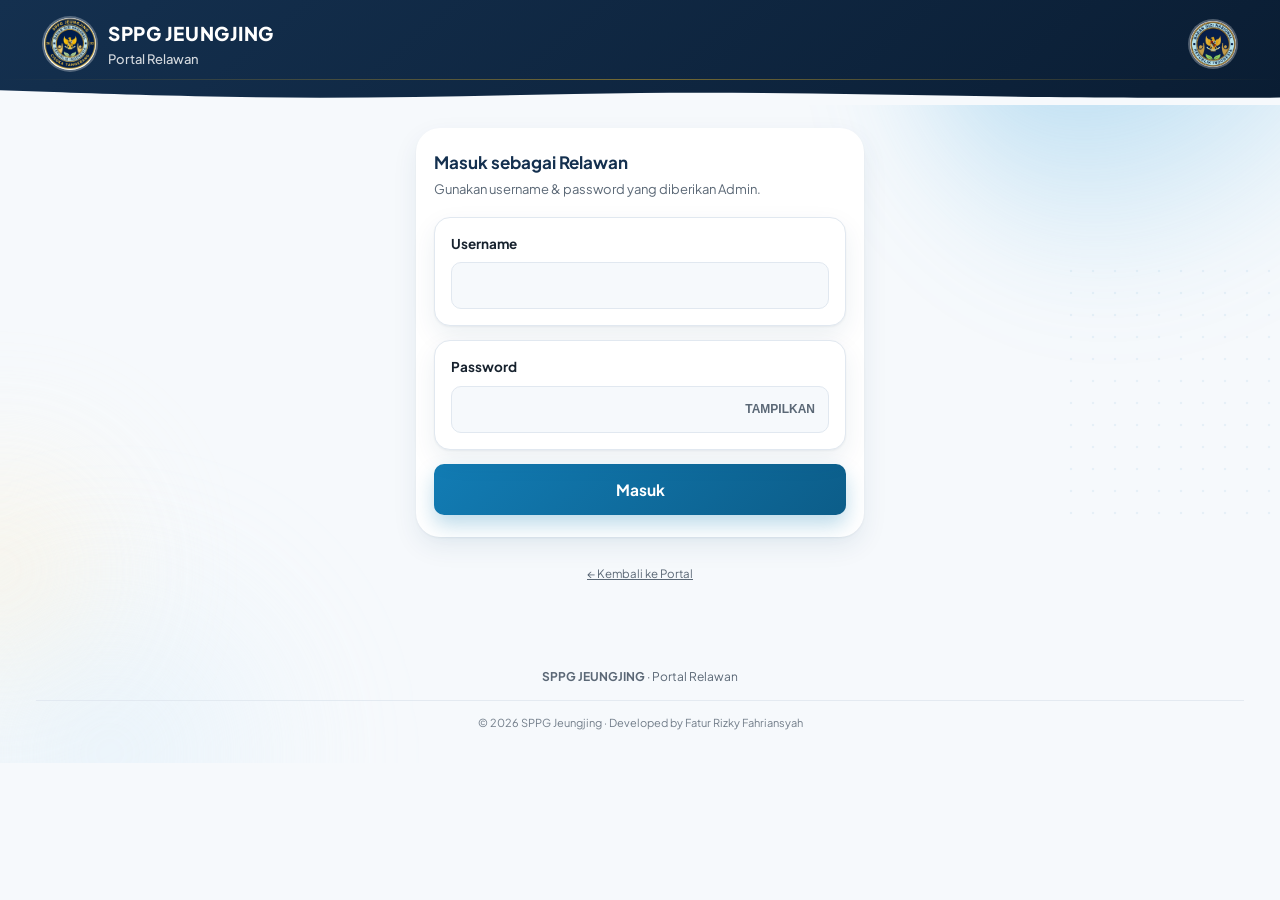
<file: profil.html>
<!DOCTYPE html>
<html lang="id">
<head>
<meta charset="UTF-8">
<meta name="viewport" content="width=device-width, initial-scale=1.0, maximum-scale=1.0">
<title>Profil Saya — SPPG Jeungjing</title>
<link rel="icon" href="assets/logo.png">
<link rel="preconnect" href="https://fonts.googleapis.com">
<link rel="preconnect" href="https://fonts.gstatic.com" crossorigin>
<link href="https://fonts.googleapis.com/css2?family=Plus+Jakarta+Sans:wght@400;500;600;700;800&display=swap" rel="stylesheet">
<link rel="stylesheet" href="style.css">
<link rel="stylesheet" href="portal.css">
</head>
<body>
<div class="page-shell">
  <div class="bg-decor" aria-hidden="true">
    <div class="blob blob--sky-top"></div>
    <div class="blob blob--gold-left"></div>
    <div class="blob blob--sky-bottom"></div>
    <div class="dots"></div>
  </div>

  <header class="site-header">
    <div class="header-inner">
      <div class="header-brand">
        <img src="assets/logo.png" alt="Logo SPPG Jeungjing" class="header-logo">
        <div class="header-text">
          <h1>SPPG JEUNGJING</h1>
          <p>Portal Relawan</p>
        </div>
      </div>
      <img src="assets/logo-bgn.png" alt="Logo Badan Gizi Nasional" class="header-logo header-logo--bgn">
    </div>
  </header>

  <main class="auth-main" id="profilMain" style="display:none;">

    <section class="auth-card">
      <h2 id="namaRelawan">—</h2>
      <p class="auth-sub" id="divisiRelawan">—</p>

      <div class="profile-identity-list">
        <div class="profile-identity-row"><span>ID Relawan</span><span id="idRelawan">—</span></div>
        <div class="profile-identity-row"><span>Status</span><span id="statusRelawan">—</span></div>
        <div class="profile-identity-row"><span>Username</span><span id="usernameRelawan">—</span></div>
      </div>
      <p style="font-size:11.5px;color:var(--color-text-muted);margin:0;">Data di atas ditentukan oleh Admin dan tidak dapat diubah sendiri.</p>
    </section>

    <p class="profile-section-title">Lengkapi Profil</p>
    <section class="auth-card">
      <form id="profilForm" novalidate>
        <div class="form-card">
          <label for="inputNoHp" class="form-label">Nomor HP</label>
          <input type="tel" id="inputNoHp" class="form-input" placeholder="08xxxxxxxxxx">
        </div>
        <div class="form-card">
          <label for="inputEmail" class="form-label">Email <span class="optional-tag">(opsional)</span></label>
          <input type="email" id="inputEmail" class="form-input" placeholder="nama@email.com">
        </div>
        <button type="submit" id="btnSimpanProfil" class="btn-submit">Simpan Perubahan</button>
      </form>
    </section>

    <p class="settings-section-title">Pengaturan Akun</p>
    <nav class="settings-menu-list" aria-label="Pengaturan Akun">
      <a href="ganti-password.html" class="settings-menu-item">
        <span class="settings-menu-item-icon">🔐</span>
        <span class="settings-menu-item-text">
          <p class="settings-menu-item-title">Ganti Password</p>
          <p class="settings-menu-item-desc">Ubah password akun Anda</p>
        </span>
        <span class="settings-menu-item-arrow">→</span>
      </a>
      <a href="pengaturan.html" class="settings-menu-item">
        <span class="settings-menu-item-icon">⚙️</span>
        <span class="settings-menu-item-text">
          <p class="settings-menu-item-title">Pengaturan Akun</p>
          <p class="settings-menu-item-desc">Kelola pengaturan akun</p>
        </span>
        <span class="settings-menu-item-arrow">→</span>
      </a>
    </nav>

    <section class="auth-card">
      <button type="button" id="btnKeluar" class="btn-danger-outline">Keluar</button>
    </section>

    <p style="text-align:center;margin-top:16px;">
      <a href="index.html" class="admin-link">← Kembali ke Portal</a>
    </p>
  </main>

  <div class="toast is-hidden" id="errorToast" role="alert"></div>

  <div class="loading-overlay is-hidden" id="loadingOverlay">
    <div class="spinner"></div>
    <p id="loadingText">Memuat data...</p>
  </div>

  <footer class="site-footer">
    <p><strong>SPPG JEUNGJING</strong> · Portal Relawan</p>
    <p class="credit">© 2026 SPPG Jeungjing · Developed by Fatur Rizky Fahriansyah</p>
  </footer>
</div>

<script src="config.js"></script>
<script src="common.js"></script>
<script src="auth-relawan.js"></script>
<script src="profil.js"></script>
</body>
</html>
</file>
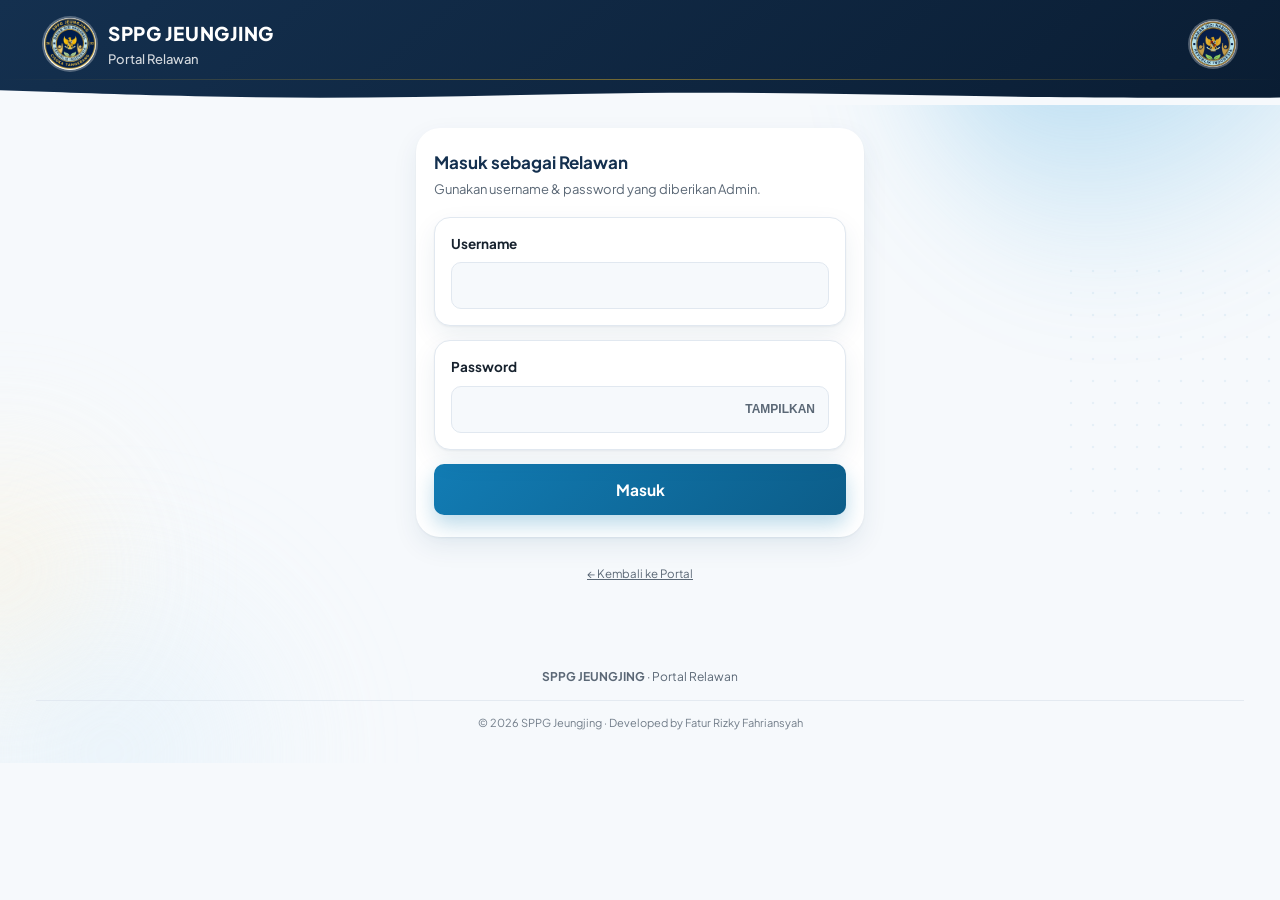
<file: riwayat.html>
<!DOCTYPE html>
<html lang="id">
<head>
<meta charset="UTF-8">
<meta name="viewport" content="width=device-width, initial-scale=1.0, maximum-scale=1.0">
<title>Riwayat Absensi — SPPG Jeungjing</title>
<link rel="icon" href="assets/logo.png">
<link rel="preconnect" href="https://fonts.googleapis.com">
<link rel="preconnect" href="https://fonts.gstatic.com" crossorigin>
<link href="https://fonts.googleapis.com/css2?family=Plus+Jakarta+Sans:wght@400;500;600;700;800&display=swap" rel="stylesheet">
<link rel="stylesheet" href="style.css">
<link rel="stylesheet" href="portal.css">
</head>
<body>
<div class="page-shell">
  <div class="bg-decor" aria-hidden="true">
    <div class="blob blob--sky-top"></div>
    <div class="blob blob--gold-left"></div>
    <div class="blob blob--sky-bottom"></div>
    <div class="dots"></div>
  </div>

  <header class="site-header">
    <div class="header-inner">
      <div class="header-brand">
        <img src="assets/logo.png" alt="Logo SPPG Jeungjing" class="header-logo">
        <div class="header-text">
          <h1>SPPG JEUNGJING</h1>
          <p>Portal Relawan</p>
        </div>
      </div>
      <img src="assets/logo-bgn.png" alt="Logo Badan Gizi Nasional" class="header-logo header-logo--bgn">
    </div>
  </header>

  <main class="auth-main" id="riwayatMain" style="display:none;">
    <section class="auth-card" style="margin-bottom:14px;">
      <h2>Riwayat Absensi</h2>
      <p class="auth-sub">14 hari terakhir — bergeser otomatis setiap hari, terbaru di atas.</p>
    </section>

    <div class="riwayat-list" id="riwayatList"></div>

    <p style="text-align:center;margin-top:16px;">
      <a href="index.html" class="admin-link">← Kembali ke Portal</a>
    </p>
  </main>

  <div class="toast is-hidden" id="errorToast" role="alert"></div>

  <div class="loading-overlay is-hidden" id="loadingOverlay">
    <div class="spinner"></div>
    <p id="loadingText">Memuat riwayat...</p>
  </div>

  <footer class="site-footer">
    <p><strong>SPPG JEUNGJING</strong> · Portal Relawan</p>
    <p class="credit">© 2026 SPPG Jeungjing · Developed by Fatur Rizky Fahriansyah</p>
  </footer>
</div>

<script src="config.js"></script>
<script src="common.js"></script>
<script src="auth-relawan.js"></script>
<script src="riwayat.js"></script>
</body>
</html>
</file>
<file: style.css>
/* ============================================================
   SPPG JEUNGJING — SISTEM ABSENSI RELAWAN
   style.css — Desain utama (redesign v2)

   Palet: biru langit sebagai warna UTAMA, navy sebagai warna
   PENDUKUNG, putih sebagai dasar, aksen gold dari identitas BGN.
   Hijau/kuning/merah tetap dipakai HANYA untuk status (lihat
   bagian STATUS) — bukan bagian dari palet dekoratif.

   CATATAN UNTUK PENGEMBANG: seluruh nama class & id yang dipakai
   script.js / admin.js TIDAK diubah pada redesign ini — hanya
   nilai properti (warna, bentuk, layout) yang diperbarui, plus
   beberapa class BARU untuk elemen dekoratif/branding tambahan.
   ============================================================ */

:root {
  /* ---- Biru langit — warna UTAMA ---- */
  --color-sky: #127CB4;
  --color-sky-bright: #4FADE0;
  --color-sky-deep: #0C5D89;
  --color-sky-soft: #E6F3FB;
  --color-sky-mist: #DCEEFA;

  /* ---- Navy — warna PENDUKUNG (dari stempel resmi SPPG & BGN) ---- */
  --color-navy: #14304F;
  --color-navy-deep: #0A1D33;

  /* ---- Gold — aksen dari identitas BGN, dipakai secukupnya ---- */
  --color-gold: #C9A227;
  --color-gold-soft: #FBF2DD;
  --color-gold-deep: #A9821C;

  /* Alias — supaya seluruh komponen yang sudah ada (tombol, fokus,
     status aktif, dsb.) otomatis mengikuti warna UTAMA baru tanpa
     perlu menulis ulang setiap selector satu per satu. */
  --color-primary: var(--color-sky);
  --color-primary-dark: var(--color-sky-deep);
  --color-primary-soft: var(--color-sky-soft);

  /* ---- Netral / dasar putih ---- */
  --color-bg: #F6F9FC;
  --color-surface: #FFFFFF;
  --color-text: #17222E;
  --color-text-muted: #5B6876;
  --color-border: #E1E8F0;
  --color-muted-bg: #EEF2F6;
  --color-muted-text: #6B7280;

  /* ---- Status (tidak berubah — hijau/kuning/merah hanya untuk status) ---- */
  --color-success: #1E8E5A;
  --color-success-bg: #E5F5EC;
  --color-warning: #C17F0A;
  --color-warning-bg: #FBF0D9;
  --color-danger: #C6403F;
  --color-danger-bg: #FBEAEA;
  --color-info: #2C64A0;
  --color-info-bg: #E9F1FB;

  /* ---- Bentuk ---- */
  --radius-sm: 10px;
  --radius-md: 16px;
  --radius-lg: 24px;
  --radius-pill: 999px;

  --shadow-card: 0 1px 2px rgba(12, 32, 54, 0.05), 0 10px 26px rgba(18, 66, 104, 0.08);
  --shadow-modal: 0 24px 60px rgba(6, 18, 33, 0.32);

  --font-main: 'Plus Jakarta Sans', system-ui, -apple-system, 'Segoe UI', Roboto, sans-serif;
  --max-width: 480px;
  --content-max-width: 1240px;
}

* { box-sizing: border-box; }
html, body { margin: 0; padding: 0; }

body {
  font-family: var(--font-main);
  background: var(--color-bg);
  color: var(--color-text);
  line-height: 1.5;
  -webkit-font-smoothing: antialiased;
}

img { max-width: 100%; display: block; }

@media (prefers-reduced-motion: reduce) {
  *, *::before, *::after {
    animation-duration: 0.01ms !important;
    transition-duration: 0.01ms !important;
  }
}

:focus-visible {
  outline: 2.5px solid var(--color-gold);
  outline-offset: 2px;
}

/* ============================================================
   LATAR DEKORATIF (sky-blue gradient, soft shapes, dots, glow)
   Semua elemen di sini bersifat presentasional saja:
   aria-hidden + pointer-events:none, tidak pernah menghalangi
   logo/tulisan/form/tombol di atasnya.
   ============================================================ */
.page-shell { position: relative; overflow-x: clip; }

.bg-decor { position: absolute; inset: 0; z-index: 0; overflow: hidden; pointer-events: none; }
.bg-decor .blob {
  position: absolute;
  border-radius: 50%;
  filter: blur(60px);
  opacity: .55;
}
.bg-decor .blob--sky-top {
  width: 520px; height: 520px; top: -220px; right: -160px;
  background: radial-gradient(circle at 30% 30%, var(--color-sky-bright), transparent 70%);
}
.bg-decor .blob--gold-left {
  width: 300px; height: 300px; top: 420px; left: -150px;
  background: radial-gradient(circle at 50% 50%, var(--color-gold-soft), transparent 72%);
  opacity: .8;
}
.bg-decor .blob--sky-bottom {
  width: 460px; height: 460px; bottom: -220px; left: -120px;
  background: radial-gradient(circle at 50% 50%, var(--color-sky-mist), transparent 70%);
}
.bg-decor .dots {
  position: absolute; top: 260px; right: -40px; width: 260px; height: 260px;
  background-image: radial-gradient(var(--color-sky) 1.4px, transparent 1.6px);
  background-size: 22px 22px;
  opacity: .07;
}

/* ===== HEADER ===== */
.site-header {
  position: relative;
  z-index: 1;
  background: linear-gradient(140deg, var(--color-navy) 0%, var(--color-navy-deep) 100%);
  padding: 18px 16px 34px;
  color: #fff;
}
.site-header::before {
  /* aksen gold tipis di tepi bawah header, sebelum lengkung wave */
  content: '';
  position: absolute; left: 0; right: 0; bottom: 24px;
  height: 1px;
  background: linear-gradient(90deg, transparent, rgba(201,162,39,.55), transparent);
}
.site-header::after {
  content: '';
  position: absolute; left: 0; right: 0; bottom: -1px; height: 26px;
  background-image: url("data:image/svg+xml;charset=UTF-8,%3Csvg xmlns='http://www.w3.org/2000/svg' viewBox='0 0 1440 74' preserveAspectRatio='none'%3E%3Cpath fill='%23F6F9FC' d='M0,32L60,37.3C120,43,240,53,360,53.3C480,53,600,43,720,40C840,37,960,43,1080,48C1200,53,1320,53,1380,53.3L1440,53L1440,74L0,74Z'/%3E%3C/svg%3E");
  background-size: 100% 100%;
  background-repeat: no-repeat;
  pointer-events: none;
}
.header-inner {
  position: relative;
  max-width: var(--content-max-width);
  margin: 0 auto;
  display: flex;
  align-items: center;
  justify-content: space-between;
  gap: 10px;
}
.header-brand { display: flex; align-items: center; gap: 12px; min-width: 0; }
.header-logo {
  width: 46px;
  height: 46px;
  border-radius: 50%;
  object-fit: contain;
  flex-shrink: 0;
  background: #fff;
  box-shadow: 0 0 0 2px rgba(255, 255, 255, 0.28);
}
.header-logo--bgn { width: 40px; height: 40px; }
.header-text h1 {
  font-size: 17px;
  font-weight: 800;
  letter-spacing: 0.03em;
  margin: 0;
  white-space: nowrap;
}
.header-text p {
  font-size: 12.5px;
  margin: 2px 0 0;
  color: rgba(255, 255, 255, 0.82);
  font-weight: 500;
  white-space: nowrap;
}

/* ===== LAYOUT ===== */
.container {
  position: relative;
  z-index: 1;
  max-width: var(--max-width);
  margin: 0 auto;
  padding: 20px 16px 40px;
}

/* Split 2 kolom — aktif hanya di breakpoint desktop (lihat media query bawah) */
.layout-split {
  position: relative;
  z-index: 1;
  max-width: var(--content-max-width);
  margin: 0 auto;
}

.brand-panel { display: none; } /* tersembunyi di mobile, lihat pengecualian desktop di bawah */

/* ===== WELCOME CARD ===== */
.welcome-card {
  background: var(--color-surface);
  border: 1px solid var(--color-border);
  border-radius: var(--radius-md);
  padding: 18px;
  margin-bottom: 20px;
  box-shadow: var(--shadow-card);
}
.welcome-greeting { font-weight: 700; margin: 0 0 6px; font-size: 15px; }
.welcome-card > p { font-size: 14px; color: var(--color-text-muted); margin: 0; }
.welcome-steps summary {
  margin-top: 12px;
  font-size: 13.5px;
  font-weight: 700;
  color: var(--color-primary);
  cursor: pointer;
  list-style: none;
}
.welcome-steps summary::-webkit-details-marker { display: none; }
.welcome-steps summary::after { content: ' ▾'; }
.welcome-steps[open] summary::after { content: ' ▴'; }
.welcome-steps ol { margin: 10px 0 0; padding-left: 20px; font-size: 13.5px; color: var(--color-text); }
.welcome-steps li { margin-bottom: 4px; }
.welcome-note {
  font-size: 12.5px;
  color: var(--color-text-muted);
  margin-top: 10px;
  padding-top: 10px;
  border-top: 1px dashed var(--color-border);
}

/* ===== PROGRESS STEPS (circle + garis penghubung + aksen gold) ===== */
.progress-steps { display: flex; justify-content: space-between; margin-bottom: 20px; padding: 0 6px; }
.progress-steps .step {
  position: relative;
  flex: 1;
  text-align: center;
  font-size: 11px;
  color: var(--color-text-muted);
  font-weight: 600;
}
.progress-steps .step:not(:last-child)::after {
  content: '';
  position: absolute;
  top: 16px; left: 50%; width: 100%; height: 3px;
  background: var(--color-border);
  z-index: 0;
  transition: background .25s ease;
}
.progress-steps .step.done:not(:last-child)::after {
  background: linear-gradient(90deg, var(--color-gold), var(--color-sky));
}
.progress-steps .step span {
  position: relative;
  z-index: 1;
  display: flex; align-items: center; justify-content: center;
  width: 32px; height: 32px; border-radius: 50%;
  background: #fff; color: var(--color-text-muted);
  border: 2.5px solid var(--color-border);
  margin: 0 auto 6px; font-size: 13px; font-weight: 700;
  transition: all .2s ease;
}
.progress-steps .step.active span {
  background: var(--color-sky); color: #fff; border-color: var(--color-sky);
  box-shadow: 0 0 0 4px var(--color-sky-soft);
}
.progress-steps .step.active { color: var(--color-sky); }
.progress-steps .step.done span { background: var(--color-gold); color: #fff; border-color: var(--color-gold); }

/* ===== FORM CARDS ===== */
.form-card {
  position: relative;
  background: var(--color-surface);
  border: 1px solid var(--color-border);
  border-radius: var(--radius-md);
  padding: 16px;
  margin-bottom: 14px;
  box-shadow: var(--shadow-card);
  transition: opacity .2s ease;
}
.form-card.is-disabled { opacity: 0.5; pointer-events: none; }
.form-label { display: block; font-size: 13.5px; font-weight: 700; margin-bottom: 8px; color: var(--color-text); }
.optional-tag { font-weight: 500; color: var(--color-text-muted); font-size: 12px; }

.form-select, .form-textarea, .form-input {
  width: 100%;
  font-family: var(--font-main);
  font-size: 15px;
  padding: 13px 14px;
  border-radius: var(--radius-sm);
  border: 1.5px solid var(--color-border);
  background: var(--color-bg);
  color: var(--color-text);
  appearance: none;
}
.form-select {
  background-image: url("data:image/svg+xml;charset=UTF-8,%3Csvg xmlns='http://www.w3.org/2000/svg' viewBox='0 0 24 24' fill='none' stroke='%235B6876' stroke-width='2.5'%3E%3Cpath d='M6 9l6 6 6-6'/%3E%3C/svg%3E");
  background-repeat: no-repeat;
  background-position: right 12px center;
  background-size: 18px;
  padding-right: 38px;
}
.form-select:focus, .form-textarea:focus, .form-input:focus {
  outline: none; border-color: var(--color-sky); background-color: #fff;
  box-shadow: 0 0 0 3.5px var(--color-sky-soft);
}
.form-textarea { margin-top: 10px; resize: vertical; min-height: 70px; font-family: var(--font-main); }
.is-hidden { display: none !important; }

/* ===== JENIS ABSENSI ===== */
.jenis-options { display: grid; grid-template-columns: 1fr 1fr; gap: 10px; }
.jenis-btn {
  font-family: var(--font-main);
  display: flex; flex-direction: column; align-items: center; gap: 8px;
  padding: 18px 8px;
  border-radius: var(--radius-sm);
  border: 1.5px solid var(--color-border);
  background: var(--color-bg);
  color: var(--color-text);
  font-weight: 700;
  font-size: 14px;
  cursor: pointer;
  transition: border-color .15s ease, background .15s ease, color .15s ease;
}
.jenis-btn svg { width: 22px; height: 22px; }
.jenis-btn:disabled { cursor: not-allowed; }
.jenis-btn.selected { border-color: var(--color-sky); background: var(--color-sky-soft); color: var(--color-sky-deep); }

/* ===== TOMBOL ===== */
.btn-submit {
  width: 100%;
  font-family: var(--font-main);
  background: linear-gradient(135deg, var(--color-sky), var(--color-sky-deep));
  color: #fff;
  border: none;
  padding: 16px;
  border-radius: var(--radius-sm);
  font-size: 15.5px;
  font-weight: 700;
  cursor: pointer;
  box-shadow: 0 10px 20px rgba(18, 124, 180, 0.28);
  transition: transform .1s ease, opacity .2s ease;
}
.btn-submit:active { transform: scale(0.98); }
.btn-submit:disabled { background: var(--color-muted-bg); color: var(--color-muted-text); box-shadow: none; cursor: not-allowed; }

.btn-secondary {
  font-family: var(--font-main);
  background: var(--color-sky-soft);
  color: var(--color-sky-deep);
  border: none;
  padding: 13px 20px;
  border-radius: var(--radius-sm);
  font-weight: 700;
  font-size: 14px;
  cursor: pointer;
}

/* ===== MODAL SUKSES (elemen ciri khas: cincin ganda ala cap resmi) ===== */
.modal-overlay {
  position: fixed; inset: 0;
  background: rgba(8, 20, 36, 0.55);
  display: flex; align-items: center; justify-content: center;
  padding: 20px; z-index: 100;
}
.modal-card {
  background: #fff;
  border-radius: var(--radius-lg);
  padding: 30px 22px 26px;
  max-width: 360px; width: 100%;
  text-align: center;
  box-shadow: var(--shadow-modal);
  animation: modal-in .25s cubic-bezier(.2,.9,.3,1);
}
@keyframes modal-in {
  from { opacity: 0; transform: translateY(8px) scale(.98); }
  to { opacity: 1; transform: translateY(0) scale(1); }
}
.stamp-badge {
  position: relative;
  width: 72px; height: 72px;
  margin: 0 auto 16px;
  display: flex; align-items: center; justify-content: center;
}
.stamp-badge::before {
  content: '';
  position: absolute; inset: 0;
  border-radius: 50%;
  border: 2px solid var(--color-gold);
  animation: stamp-ring .6s ease-out;
}
.stamp-badge::after {
  content: '';
  position: absolute; inset: 8px;
  border-radius: 50%;
  border: 1.5px solid var(--color-gold-soft);
}
.stamp-badge svg {
  position: relative; z-index: 1;
  width: 46px; height: 46px;
  background: linear-gradient(135deg, var(--color-sky), var(--color-navy));
  border-radius: 50%;
  padding: 13px;
  color: #fff;
}
@keyframes stamp-ring {
  from { transform: scale(0.6); opacity: 0; }
  60% { opacity: .6; }
  to { transform: scale(1); opacity: 1; }
}
.modal-card h2 { font-size: 18px; margin: 0 0 8px; color: var(--color-navy); }
.modal-card p { font-size: 14px; color: var(--color-text-muted); margin: 0 0 16px; }
.modal-details {
  text-align: left;
  background: var(--color-bg);
  border-radius: var(--radius-sm);
  padding: 14px;
  margin: 0 0 18px;
  display: grid;
  grid-template-columns: auto 1fr;
  gap: 7px 12px;
  font-size: 13.5px;
}
.modal-details dt { color: var(--color-text-muted); font-weight: 600; margin: 0; }
.modal-details dd { margin: 0; font-weight: 700; text-align: right; }

/* ===== TOAST ===== */
.toast {
  position: fixed; left: 16px; right: 16px; bottom: 20px;
  background: var(--color-danger); color: #fff;
  padding: 14px 16px; border-radius: var(--radius-sm);
  font-size: 13.5px; font-weight: 600;
  box-shadow: var(--shadow-modal);
  z-index: 200; max-width: var(--max-width); margin: 0 auto;
}

/* ===== LOADING ===== */
.loading-overlay {
  position: fixed; inset: 0;
  background: rgba(246, 249, 252, 0.9);
  display: flex; flex-direction: column; align-items: center; justify-content: center;
  gap: 12px; z-index: 300;
}
.spinner {
  width: 34px; height: 34px; border-radius: 50%;
  border: 3.5px solid var(--color-sky-soft);
  border-top-color: var(--color-sky);
  animation: spin .8s linear infinite;
}
@keyframes spin { to { transform: rotate(360deg); } }
.loading-overlay p { font-size: 13.5px; color: var(--color-text-muted); font-weight: 600; }

/* ===== FOOTER ===== */
.site-footer { position: relative; z-index: 1; text-align: center; padding: 26px 16px 30px; font-size: 12px; color: var(--color-text-muted); }
.site-footer p { margin: 2px 0; }
.admin-link { display: inline-block; margin-top: 12px; color: var(--color-text-muted); font-size: 11.5px; text-decoration: underline; }
.site-footer .credit {
  margin-top: 14px; padding-top: 14px;
  border-top: 1px solid var(--color-border);
  font-size: 11px; color: var(--color-text-muted); opacity: .85;
}

/* ===== HALAMAN QR CODE ===== */
.qr-page { min-height: 100vh; display: flex; align-items: center; justify-content: center; padding: 20px; background: var(--color-bg); }
.qr-card {
  position: relative; z-index: 1;
  background: #fff; border-radius: var(--radius-lg); padding: 34px 26px;
  text-align: center; max-width: 360px; width: 100%;
  box-shadow: var(--shadow-card); border: 1px solid var(--color-border);
}
.qr-logos { display: flex; align-items: center; justify-content: center; gap: 12px; margin: 0 auto 14px; }
.qr-logo { width: 58px; height: 58px; border-radius: 50%; }
.qr-card h1 { font-size: 18px; margin: 0; color: var(--color-navy); letter-spacing: .02em; }
.qr-subtitle { font-size: 13px; color: var(--color-text-muted); margin: 2px 0 22px; }
.qr-box { display: flex; justify-content: center; margin-bottom: 18px; padding: 14px; background: #fff; border: 1px solid var(--color-border); border-radius: var(--radius-md); }
.qr-instruction { font-size: 13.5px; color: var(--color-text-muted); margin-bottom: 22px; }

@media print {
  .no-print { display: none !important; }
  .bg-decor { display: none !important; }
  body { background: #fff; }
  .qr-card { box-shadow: none; border: none; }
}

@media (min-width: 640px) {
  .container { padding-top: 32px; }
}

/* ============================================================
   DESKTOP — layout 2 kolom sungguhan (bukan mobile diperbesar)
   ============================================================ */
@media (min-width: 960px) {
  .header-inner { padding: 0 24px; }
  .header-logo { width: 52px; height: 52px; }
  .header-logo--bgn { width: 46px; height: 46px; }
  .header-text h1 { font-size: 19px; }
  .header-text p { font-size: 13px; }

  .layout-split {
    display: grid;
    grid-template-columns: minmax(360px, 1fr) minmax(460px, 620px);
    align-items: stretch;
    gap: 0;
    min-height: calc(100vh - 130px);
  }

  .brand-panel {
    display: flex;
    flex-direction: column;
    justify-content: center;
    position: sticky;
    top: 0;
    align-self: stretch;
    overflow: hidden;
    padding: 56px 52px;
    color: #fff;
    background: linear-gradient(165deg, #EAF6FF 0%, #BFE2F8 22%, #4FADE0 58%, #0C5D89 100%);
  }
  .brand-panel .brand-blob {
    position: absolute; border-radius: 50%; filter: blur(50px); pointer-events: none;
  }
  .brand-panel .brand-blob--1 { width: 260px; height: 260px; top: -60px; left: -60px; background: rgba(255,255,255,.55); }
  .brand-panel .brand-blob--2 { width: 320px; height: 200px; bottom: 40px; right: -80px; background: rgba(255,255,255,.30); }
  .brand-panel .brand-dots {
    position: absolute; left: 0; right: 0; bottom: 0; height: 45%;
    background-image: radial-gradient(rgba(255,255,255,.5) 1.3px, transparent 1.6px);
    background-size: 20px 20px;
    opacity: .35;
    pointer-events: none;
  }
  .brand-panel::after {
    /* garis horizon emas tipis, motif berulang dari header */
    content: '';
    position: absolute; left: 52px; right: 52px; bottom: 96px; height: 1px;
    background: linear-gradient(90deg, transparent, rgba(201,162,39,.9), transparent);
  }
  .brand-panel-content { position: relative; z-index: 1; max-width: 420px; }
  .brand-badges { display: flex; align-items: center; gap: 14px; margin-bottom: 28px; }
  .brand-badge-logo {
    width: 56px; height: 56px; border-radius: 50%; background: #fff;
    box-shadow: 0 6px 18px rgba(10, 29, 51, 0.25);
  }
  .brand-badge-divider { width: 1px; height: 30px; background: rgba(255,255,255,.5); }
  .brand-eyebrow {
    font-size: 12px; font-weight: 700; letter-spacing: .08em; text-transform: uppercase;
    color: var(--color-gold-soft); margin: 0 0 10px;
  }
  .brand-heading {
    font-size: 28px; font-weight: 800; line-height: 1.25; margin: 0 0 14px;
    color: var(--color-navy-deep);
    text-shadow: 0 1px 0 rgba(255,255,255,.3);
  }
  .brand-desc { font-size: 14.5px; line-height: 1.7; color: rgba(10,29,51,.82); margin: 0 0 24px; }
  .brand-points { list-style: none; margin: 0; padding: 0; display: flex; flex-direction: column; gap: 10px; }
  .brand-points li {
    display: flex; align-items: center; gap: 10px;
    font-size: 13.5px; font-weight: 600; color: var(--color-navy-deep);
  }
  .brand-points li::before {
    content: ''; width: 7px; height: 7px; border-radius: 50%;
    background: var(--color-gold); flex-shrink: 0;
  }

  .container { padding: 56px 48px; max-width: 560px; }

  .site-footer { max-width: var(--content-max-width); margin: 0 auto; }
}

@media (min-width: 1180px) {
  .brand-panel { padding: 64px 72px; }
  .brand-heading { font-size: 31px; }
}
</file>
<file: portal.css>
/* ============================================================
   SPPG JEUNGJING — PORTAL RELAWAN
   Stylesheet khusus Portal (index.html) & halaman placeholder.
   Sengaja dipisah dari style.css agar halaman Absensi & Admin
   yang sudah berjalan tidak tersentuh sama sekali.
   Memakai variabel warna/radius/shadow yang sama dari style.css
   (di-load lebih dulu) supaya identitas visual tetap konsisten.
============================================================ */

.portal-main {
  position: relative;
  z-index: 1;
  max-width: var(--max-width);
  margin: 0 auto;
  padding: 20px 16px 40px;
}

/* --- Kartu sapaan --- */
.portal-greeting {
  background: var(--color-surface);
  border-radius: var(--radius-lg);
  box-shadow: var(--shadow-card);
  padding: 20px;
  margin-bottom: 18px;
}
.portal-greeting-top {
  display: flex;
  align-items: center;
  justify-content: space-between;
  gap: 10px;
  margin-bottom: 10px;
}
.portal-greeting h2 {
  font-size: 17px;
  margin: 0;
  color: var(--color-navy);
}
.portal-status-pill {
  display: inline-flex;
  align-items: center;
  gap: 6px;
  font-size: 11.5px;
  font-weight: 700;
  padding: 5px 10px;
  border-radius: var(--radius-pill);
  background: var(--color-success-bg);
  color: var(--color-success);
  white-space: nowrap;
}
.portal-status-pill::before {
  content: '';
  width: 7px;
  height: 7px;
  border-radius: 50%;
  background: var(--color-success);
}
.portal-greeting p {
  margin: 0;
  font-size: 13.5px;
  color: var(--color-text-muted);
}

/* --- Identitas satuan --- */
.portal-identity {
  font-size: 12px;
  color: var(--color-text-muted);
  text-align: center;
  margin: -6px 0 20px;
  line-height: 1.5;
}
.portal-identity strong { color: var(--color-navy); }

/* --- Akses cepat: Absensi --- */
.portal-quick-action {
  display: flex;
  align-items: center;
  gap: 14px;
  background: linear-gradient(135deg, var(--color-sky) 0%, var(--color-sky-deep) 100%);
  border-radius: var(--radius-lg);
  padding: 18px 20px;
  margin-bottom: 22px;
  box-shadow: var(--shadow-card);
  text-decoration: none;
  color: #fff;
  transition: transform .15s ease;
}
.portal-quick-action:active { transform: scale(0.98); }
.portal-quick-action-icon {
  flex-shrink: 0;
  width: 46px;
  height: 46px;
  border-radius: var(--radius-md);
  background: rgba(255,255,255,0.18);
  display: flex;
  align-items: center;
  justify-content: center;
}
.portal-quick-action-icon svg { width: 24px; height: 24px; }
.portal-quick-action-text h3 { margin: 0 0 2px; font-size: 15px; }
.portal-quick-action-text p { margin: 0; font-size: 12.5px; opacity: 0.88; }
.portal-quick-action-arrow { margin-left: auto; flex-shrink: 0; opacity: 0.8; }

/* --- Judul seksi --- */
.portal-section-title {
  font-size: 13px;
  font-weight: 700;
  color: var(--color-text-muted);
  text-transform: uppercase;
  letter-spacing: .04em;
  margin: 0 0 10px 4px;
}

/* --- Grid menu --- */
.portal-menu-grid {
  display: grid;
  grid-template-columns: repeat(3, 1fr);
  gap: 10px;
  margin-bottom: 24px;
}
.portal-menu-item {
  display: flex;
  flex-direction: column;
  align-items: center;
  gap: 8px;
  text-align: center;
  background: var(--color-surface);
  border: 1px solid var(--color-border);
  border-radius: var(--radius-md);
  padding: 16px 8px;
  text-decoration: none;
  color: var(--color-text);
  cursor: pointer;
  font: inherit;
  transition: transform .15s ease, box-shadow .15s ease;
}
.portal-menu-item:active { transform: scale(0.96); }
.portal-menu-item-icon {
  width: 40px;
  height: 40px;
  border-radius: var(--radius-pill);
  background: var(--color-sky-soft);
  color: var(--color-sky-deep);
  display: flex;
  align-items: center;
  justify-content: center;
}
.portal-menu-item-icon svg { width: 20px; height: 20px; }
.portal-menu-item span {
  font-size: 11.5px;
  font-weight: 600;
  line-height: 1.25;
}
.portal-menu-item--logout .portal-menu-item-icon {
  background: var(--color-danger-bg);
  color: var(--color-danger);
}

/* --- Info/pengumuman --- */
.portal-info-card {
  background: var(--color-gold-soft);
  border: 1px solid rgba(201,162,39,0.35);
  border-radius: var(--radius-md);
  padding: 14px 16px;
  margin-bottom: 22px;
  display: flex;
  gap: 12px;
  align-items: flex-start;
}
.portal-info-card svg { width: 20px; height: 20px; flex-shrink: 0; color: var(--color-gold-deep); margin-top: 1px; }
.portal-info-card h4 { margin: 0 0 3px; font-size: 13.5px; color: var(--color-navy); }
.portal-info-card p { margin: 0; font-size: 12.5px; color: var(--color-text-muted); line-height: 1.5; }

@media (min-width: 640px) {
  .portal-main { max-width: 620px; padding-top: 28px; }
  .portal-menu-grid { grid-template-columns: repeat(5, 1fr); gap: 12px; }
}

/* ============================================================
   HALAMAN PLACEHOLDER (Profil, Riwayat, Jadwal, dst.)
============================================================ */
.placeholder-main {
  position: relative;
  z-index: 1;
  max-width: var(--max-width);
  margin: 0 auto;
  padding: 60px 20px;
  text-align: center;
}
.placeholder-icon {
  width: 64px;
  height: 64px;
  border-radius: 50%;
  background: var(--color-sky-soft);
  color: var(--color-sky-deep);
  display: flex;
  align-items: center;
  justify-content: center;
  margin: 0 auto 18px;
}
.placeholder-icon svg { width: 30px; height: 30px; }
.placeholder-main h2 { font-size: 18px; margin: 0 0 8px; color: var(--color-navy); }
.placeholder-main p { font-size: 13.5px; color: var(--color-text-muted); margin: 0 0 24px; line-height: 1.6; }
.placeholder-back {
  display: inline-flex;
  align-items: center;
  gap: 6px;
  padding: 11px 20px;
  border-radius: var(--radius-pill);
  background: var(--color-sky);
  color: #fff;
  text-decoration: none;
  font-size: 13.5px;
  font-weight: 700;
}

/* ============================================================
   LOGIN & PROFIL RELAWAN
============================================================ */
.auth-main {
  position: relative;
  z-index: 1;
  max-width: var(--max-width);
  margin: 0 auto;
  padding: 24px 16px 40px;
}
.auth-card {
  background: var(--color-surface);
  border-radius: var(--radius-lg);
  box-shadow: var(--shadow-card);
  padding: 22px 18px;
}
.auth-card h2 { margin: 0 0 4px; font-size: 17px; color: var(--color-navy); }
.auth-card .auth-sub { margin: 0 0 18px; font-size: 13px; color: var(--color-text-muted); }

.password-field { position: relative; }
.password-toggle {
  position: absolute;
  right: 6px; top: 50%; transform: translateY(-50%);
  background: none; border: none; padding: 8px;
  color: var(--color-text-muted); font-size: 12px; font-weight: 700;
  cursor: pointer;
}

.profile-identity-list { margin-bottom: 18px; }
.profile-identity-row {
  display: flex; justify-content: space-between; gap: 10px;
  padding: 10px 0; border-bottom: 1px solid var(--color-border);
  font-size: 13.5px;
}
.profile-identity-row:last-child { border-bottom: none; }
.profile-identity-row span:first-child { color: var(--color-text-muted); }
.profile-identity-row span:last-child { font-weight: 700; color: var(--color-navy); text-align: right; }

.profile-section-title {
  font-size: 13px; font-weight: 700; color: var(--color-text-muted);
  text-transform: uppercase; letter-spacing: .04em;
  margin: 22px 0 10px 2px;
}
.btn-outline {
  width: 100%;
  padding: 13px 14px;
  border-radius: var(--radius-sm);
  border: 1.5px solid var(--color-border);
  background: transparent;
  color: var(--color-text);
  font-weight: 700;
  font-size: 14px;
  cursor: pointer;
}
.btn-danger-outline {
  width: 100%;
  padding: 13px 14px;
  border-radius: var(--radius-sm);
  border: 1.5px solid var(--color-danger);
  background: transparent;
  color: var(--color-danger);
  font-weight: 700;
  font-size: 14px;
  cursor: pointer;
  margin-top: 10px;
}
.must-change-banner {
  background: var(--color-gold-soft);
  border: 1px solid rgba(201,162,39,0.35);
  border-radius: var(--radius-md);
  padding: 12px 14px;
  font-size: 12.5px;
  color: var(--color-navy);
  margin-bottom: 16px;
  line-height: 1.5;
}
.toast.toast-success { background: var(--color-success); }

/* ============================================================
   RIWAYAT ABSENSI (Modul Dashboard Relawan #2)
============================================================ */
.riwayat-list { display: flex; flex-direction: column; gap: 8px; }
.riwayat-item {
  display: flex; gap: 14px; align-items: center;
  background: var(--color-surface);
  border: 1px solid var(--color-border);
  border-radius: var(--radius-md);
  padding: 12px 14px;
}
.riwayat-item-date { flex-shrink: 0; width: 56px; text-align: center; }
.riwayat-day-name { display: block; font-size: 10.5px; color: var(--color-text-muted); text-transform: uppercase; letter-spacing: .03em; }
.riwayat-day-num { display: block; font-size: 15px; font-weight: 800; color: var(--color-navy); margin-top: 1px; }
.riwayat-item-detail { flex: 1; min-width: 0; }
.riwayat-item-top { display: flex; justify-content: space-between; align-items: center; gap: 8px; margin-bottom: 4px; }
.riwayat-item-jam { font-size: 12px; color: var(--color-text-muted); }
.riwayat-item-ket { font-size: 11.5px; color: var(--color-text-muted); font-style: italic; margin-top: 2px; }

.riwayat-badge { display: inline-block; padding: 3px 10px; border-radius: var(--radius-pill); font-size: 11px; font-weight: 700; }
.riwayat-badge.hadir { background: var(--color-success-bg); color: var(--color-success); }
.riwayat-badge.terlambat { background: var(--color-warning-bg); color: var(--color-warning); }
.riwayat-badge.izin { background: var(--color-info-bg); color: var(--color-info); }
.riwayat-badge.sakit { background: var(--color-danger-bg); color: var(--color-danger); }
.riwayat-badge.tidak-hadir { background: var(--color-muted-bg); color: var(--color-muted-text); }

/* ============================================================
   BANTUAN
============================================================ */
.bantuan-group-title { font-size: 13px; font-weight: 800; color: var(--color-navy); margin: 20px 4px 8px; }
.bantuan-group-title:first-child { margin-top: 0; }
.bantuan-item {
  background: var(--color-surface);
  border: 1px solid var(--color-border);
  border-radius: var(--radius-sm);
  margin-bottom: 8px;
  overflow: hidden;
}
.bantuan-item summary {
  padding: 12px 14px;
  font-size: 13.5px;
  font-weight: 600;
  color: var(--color-navy);
  cursor: pointer;
  list-style: none;
}
.bantuan-item summary::-webkit-details-marker { display: none; }
.bantuan-item summary::after { content: '+'; float: right; color: var(--color-text-muted); font-weight: 700; }
.bantuan-item[open] summary::after { content: '−'; }
.bantuan-item-body { padding: 0 14px 14px; font-size: 13px; color: var(--color-text-muted); line-height: 1.6; }
.bantuan-contact {
  background: var(--color-sky-soft);
  border-radius: var(--radius-md);
  padding: 16px;
  text-align: center;
  margin-top: 6px;
}
.bantuan-contact p { margin: 0 0 10px; font-size: 13px; color: var(--color-navy); }

/* ============================================================
   INFORMASI (Modul #4)
============================================================ */
.info-card {
  background: var(--color-surface);
  border: 1px solid var(--color-border);
  border-radius: var(--radius-md);
  padding: 14px 16px;
  margin-bottom: 10px;
}
.info-card-date { font-size: 11px; color: var(--color-text-muted); margin-bottom: 4px; }
.info-card-title { font-size: 14px; font-weight: 700; color: var(--color-navy); margin: 0 0 6px; }
.info-card-body { font-size: 13px; color: var(--color-text); line-height: 1.6; white-space: pre-wrap; }

/* ============================================================
   JADWAL & PENUGASAN (Modul #5)
============================================================ */
.jadwal-card {
  display: flex; gap: 14px;
  background: var(--color-surface);
  border: 1px solid var(--color-border);
  border-radius: var(--radius-md);
  padding: 14px 16px;
  margin-bottom: 10px;
}
.jadwal-card-date { flex-shrink: 0; width: 58px; text-align: center; }
.jadwal-card-day { display: block; font-size: 10.5px; color: var(--color-text-muted); text-transform: uppercase; }
.jadwal-card-num { display: block; font-size: 15px; font-weight: 800; color: var(--color-navy); margin-top: 1px; }
.jadwal-card-time { display: block; font-size: 11px; color: var(--color-sky-deep); font-weight: 700; margin-top: 4px; }
.jadwal-card-body { flex: 1; min-width: 0; }
.jadwal-card-title { font-size: 13.5px; font-weight: 700; color: var(--color-navy); margin: 0 0 4px; }
.jadwal-card-ket { font-size: 12px; color: var(--color-text-muted); margin: 0 0 6px; }
.jadwal-card-status { display: inline-block; padding: 3px 10px; border-radius: var(--radius-pill); font-size: 10.5px; font-weight: 700; }
.jadwal-card-status.Terjadwal { background: var(--color-info-bg); color: var(--color-info); }
.jadwal-card-status.Selesai { background: var(--color-success-bg); color: var(--color-success); }
.jadwal-card-status.Dibatalkan { background: var(--color-muted-bg); color: var(--color-muted-text); }

/* ============================================================
   MENU PENGATURAN (kartu pilihan, dipakai di Profil & Pengaturan Akun)
============================================================ */
.settings-section-title {
  font-size: 13px; font-weight: 700; color: var(--color-text-muted);
  text-transform: uppercase; letter-spacing: .04em;
  margin: 18px 4px 10px;
}
.settings-menu-list { display: flex; flex-direction: column; gap: 8px; margin-bottom: 18px; }
.settings-menu-item {
  display: flex; align-items: center; gap: 12px;
  background: var(--color-surface);
  border: 1px solid var(--color-border);
  border-radius: var(--radius-md);
  padding: 14px 16px;
  text-decoration: none;
  color: var(--color-text);
  transition: transform .12s ease;
}
.settings-menu-item:active { transform: scale(0.98); }
.settings-menu-item-icon {
  flex-shrink: 0; width: 42px; height: 42px;
  border-radius: var(--radius-pill);
  background: var(--color-sky-soft);
  color: var(--color-sky-deep);
  display: flex; align-items: center; justify-content: center;
  font-size: 19px;
}
.settings-menu-item-text { flex: 1; min-width: 0; }
.settings-menu-item-title { font-size: 14px; font-weight: 700; color: var(--color-navy); margin: 0; }
.settings-menu-item-desc { font-size: 12px; color: var(--color-text-muted); margin: 2px 0 0; }
.settings-menu-item-arrow { flex-shrink: 0; color: var(--color-text-muted); font-size: 16px; }

/* ============================================================
   SUBHEADER NAVIGASI (untuk halaman turunan, mis. Pengaturan Akun, Ganti Password)
============================================================ */
.page-subheader {
  display: flex; align-items: center; gap: 12px;
  max-width: var(--max-width); margin: 0 auto;
  padding: 16px 16px 0;
  position: relative; z-index: 1;
}
.page-subheader-back {
  display: inline-flex; align-items: center; gap: 5px;
  flex-shrink: 0;
  background: var(--color-surface);
  border: 1px solid var(--color-border);
  border-radius: var(--radius-pill);
  padding: 8px 14px;
  color: var(--color-navy);
  font-size: 12.5px; font-weight: 700;
  text-decoration: none;
}
.page-subheader-title { font-size: 16px; font-weight: 800; color: var(--color-navy); margin: 0; }
</file>
<file: admin.css>
/* ============================================================
   SPPG JEUNGJING — DASHBOARD ADMIN
   admin.css — pelengkap style.css, khusus tampilan dashboard
   ============================================================ */

.admin-body { background: var(--color-bg); min-height: 100vh; }
.admin-container { max-width: 980px; margin: 0 auto; padding: 20px 16px 60px; }

/* ----- LOGIN ----- */
.login-wrap { min-height: 100vh; display: flex; align-items: center; justify-content: center; padding: 20px; }
.login-card {
  position: relative;
  background: #fff; border-radius: var(--radius-lg); padding: 32px 26px;
  max-width: 340px; width: 100%;
  box-shadow: var(--shadow-card); border: 1px solid var(--color-border);
  text-align: center;
  overflow: hidden;
}
.login-card::before {
  content: '';
  position: absolute; top: 0; left: 0; right: 0; height: 4px;
  background: linear-gradient(90deg, var(--color-navy), var(--color-sky), var(--color-gold));
}
.login-logos { display: flex; align-items: center; justify-content: center; gap: 12px; margin: 0 auto 16px; }
.login-logos img { width: 52px; height: 52px; border-radius: 50%; }
.login-logo-divider { width: 1px; height: 26px; background: var(--color-border); }
.login-card h1 { font-size: 17px; margin: 0 0 2px; color: var(--color-navy); }
.login-card p.subtitle { font-size: 12.5px; color: var(--color-text-muted); margin: 0 0 22px; }
.login-card input {
  width: 100%; font-family: var(--font-main);
  padding: 13px 14px; border-radius: var(--radius-sm);
  border: 1.5px solid var(--color-border); font-size: 15px;
  margin-bottom: 10px; background: var(--color-bg);
}
.login-card input:focus { outline: none; border-color: var(--color-primary); background: #fff; }
.password-field-wrap { position: relative; margin-bottom: 10px; }
.password-field-wrap input { margin-bottom: 0; padding-right: 78px; }
.password-toggle-admin {
  position: absolute; right: 6px; top: 50%; transform: translateY(-50%);
  background: none; border: none; padding: 8px;
  color: var(--color-text-muted); font-size: 11px; font-weight: 700; cursor: pointer;
}
.login-error { color: var(--color-danger); font-size: 12.5px; font-weight: 600; margin: 4px 0 12px; min-height: 16px; }
.link-button {
  display: block; width: 100%; text-align: center;
  background: none; border: none; margin-top: 10px;
  color: var(--color-primary); font-size: 12.5px; font-weight: 700;
  cursor: pointer; font-family: var(--font-main);
}
.toast.toast-success { background: var(--color-success); }

/* ----- TOPBAR ----- */
.admin-topbar { display: flex; align-items: center; justify-content: space-between; margin-bottom: 20px; flex-wrap: wrap; gap: 10px; }
.admin-topbar .admin-title { display: flex; align-items: center; gap: 10px; }
.admin-topbar img { width: 38px; height: 38px; border-radius: 50%; }
.admin-topbar h1 { font-size: 15px; margin: 0; letter-spacing: .02em; }
.admin-topbar p { font-size: 11.5px; color: var(--color-text-muted); margin: 0; }
.admin-topbar-right { display: flex; align-items: center; gap: 12px; }
.admin-topbar-bgn { width: 32px; height: 32px; border-radius: 50%; opacity: .92; }
.admin-footer { padding: 30px 0 10px; }
.btn-logout {
  font-family: var(--font-main); background: var(--color-danger-bg); color: var(--color-danger);
  border: none; padding: 9px 16px; border-radius: var(--radius-pill);
  font-size: 12.5px; font-weight: 700; cursor: pointer;
}

/* ----- STAT CARDS ----- */
.stat-grid { display: grid; grid-template-columns: repeat(2, 1fr); gap: 10px; margin-bottom: 22px; }
@media (min-width: 720px) { .stat-grid { grid-template-columns: repeat(6, 1fr); } }
.stat-card { background: #fff; border: 1px solid var(--color-border); border-radius: var(--radius-md); padding: 14px; box-shadow: var(--shadow-card); }
.stat-card .stat-value { font-size: 23px; font-weight: 800; line-height: 1.2; }
.stat-card .stat-label { font-size: 11.5px; color: var(--color-text-muted); font-weight: 600; margin-top: 3px; }
.stat-card.total .stat-value { color: var(--color-primary); }
.stat-card.hadir .stat-value { color: var(--color-success); }
.stat-card.belum .stat-value { color: var(--color-muted-text); }
.stat-card.izin .stat-value { color: var(--color-info); }
.stat-card.sakit .stat-value { color: var(--color-danger); }
.stat-card.terlambat .stat-value { color: var(--color-warning); }

/* ----- TABS ----- */
.admin-tabs { display: flex; gap: 6px; margin-bottom: 18px; overflow-x: auto; padding-bottom: 4px; }
.admin-tab-btn {
  font-family: var(--font-main); white-space: nowrap; background: #fff;
  border: 1.5px solid var(--color-border); padding: 9px 16px; border-radius: var(--radius-pill);
  font-size: 13px; font-weight: 700; color: var(--color-text-muted); cursor: pointer;
}
.admin-tab-btn.active { background: var(--color-primary); border-color: var(--color-primary); color: #fff; }
.admin-panel { display: none; }
.admin-panel.active { display: block; }

/* ----- FILTER BAR ----- */
.filter-bar {
  display: flex; flex-wrap: wrap; gap: 8px; margin-bottom: 16px; align-items: center;
  background: #fff; border: 1px solid var(--color-border); border-radius: var(--radius-md); padding: 12px;
}
.filter-bar input, .filter-bar select {
  font-family: var(--font-main); padding: 9px 10px; border-radius: var(--radius-sm);
  border: 1.5px solid var(--color-border); font-size: 13px; background: var(--color-bg);
}
.btn-mini {
  font-family: var(--font-main); background: var(--color-primary-soft); color: var(--color-primary);
  border: none; padding: 9px 14px; border-radius: var(--radius-sm);
  font-size: 12.5px; font-weight: 700; cursor: pointer; white-space: nowrap;
}
.btn-mini.export { background: var(--color-success-bg); color: var(--color-success); }
.btn-mini.primary { background: var(--color-primary); color: #fff; }

/* ----- TABLE ----- */
.table-wrap { background: #fff; border: 1px solid var(--color-border); border-radius: var(--radius-md); overflow-x: auto; box-shadow: var(--shadow-card); margin-bottom: 22px; }
table { width: 100%; border-collapse: collapse; font-size: 13px; min-width: 560px; }
thead th {
  text-align: left; background: var(--color-bg); color: var(--color-text-muted); font-weight: 700;
  padding: 11px 12px; font-size: 11px; text-transform: uppercase; letter-spacing: .04em; white-space: nowrap;
}
tbody td { padding: 10px 12px; border-top: 1px solid var(--color-border); white-space: nowrap; }
tbody tr:hover { background: var(--color-bg); }

.badge { display: inline-block; padding: 4px 10px; border-radius: var(--radius-pill); font-size: 11px; font-weight: 700; }
.badge.hadir { background: var(--color-success-bg); color: var(--color-success); }
.badge.terlambat { background: var(--color-warning-bg); color: var(--color-warning); }
.badge.izin { background: var(--color-info-bg); color: var(--color-info); }
.badge.sakit { background: var(--color-danger-bg); color: var(--color-danger); }
.badge.belum-absen { background: var(--color-muted-bg); color: var(--color-muted-text); }
.badge.aktif { background: var(--color-success-bg); color: var(--color-success); }
.badge.nonaktif { background: var(--color-muted-bg); color: var(--color-muted-text); }
.badge.akun-nonaktif { background: var(--color-danger-bg); color: var(--color-danger); }

.empty-state { text-align: center; padding: 34px 20px; color: var(--color-text-muted); font-size: 13.5px; }

/* ----- REKAP PER DIVISI ----- */
.divisi-grid { display: grid; grid-template-columns: repeat(auto-fill, minmax(150px, 1fr)); gap: 10px; margin-bottom: 22px; }
.divisi-card { background: #fff; border: 1px solid var(--color-border); border-radius: var(--radius-sm); padding: 12px; }
.divisi-card .divisi-name { font-size: 12px; font-weight: 700; margin-bottom: 6px; }
.divisi-card .divisi-stats { font-size: 11.5px; color: var(--color-text-muted); display: flex; justify-content: space-between; }

/* ----- FORM TAMBAH (relawan/divisi) ----- */
.inline-form {
  display: flex; flex-wrap: wrap; gap: 8px;
  background: #fff; border: 1px solid var(--color-border); border-radius: var(--radius-md); padding: 14px; margin-bottom: 16px;
}
.inline-form input, .inline-form select {
  font-family: var(--font-main); flex: 1; min-width: 140px;
  padding: 10px 12px; border-radius: var(--radius-sm); border: 1.5px solid var(--color-border); font-size: 13.5px;
}

.section-title { font-size: 14px; font-weight: 800; margin: 4px 0 12px; }

.mini-select, .mini-input {
  font-family: var(--font-main); font-size: 12.5px; padding: 7px 8px;
  border-radius: 8px; border: 1.5px solid var(--color-border); background: var(--color-bg);
}
.editable-name { display: flex; align-items: center; gap: 8px; }

/* ===== AKUN RELAWAN (Tahap 2) ===== */
.akun-password-alert {
  background: var(--color-gold-soft);
  border: 1px solid rgba(201,162,39,0.4);
  border-radius: var(--radius-md);
  padding: 14px 16px;
  margin-bottom: 16px;
}
.akun-password-alert p { margin: 0 0 10px; font-size: 13px; color: var(--color-navy); line-height: 1.6; }
.akun-password-alert-actions { display: flex; gap: 8px; }
.akun-inline-form {
  display: flex; flex-wrap: wrap; gap: 6px; align-items: center;
}
.akun-inline-form input {
  font-family: var(--font-main); font-size: 12.5px; padding: 7px 8px;
  border-radius: 8px; border: 1.5px solid var(--color-border); min-width: 100px; flex: 1;
}
</file>
